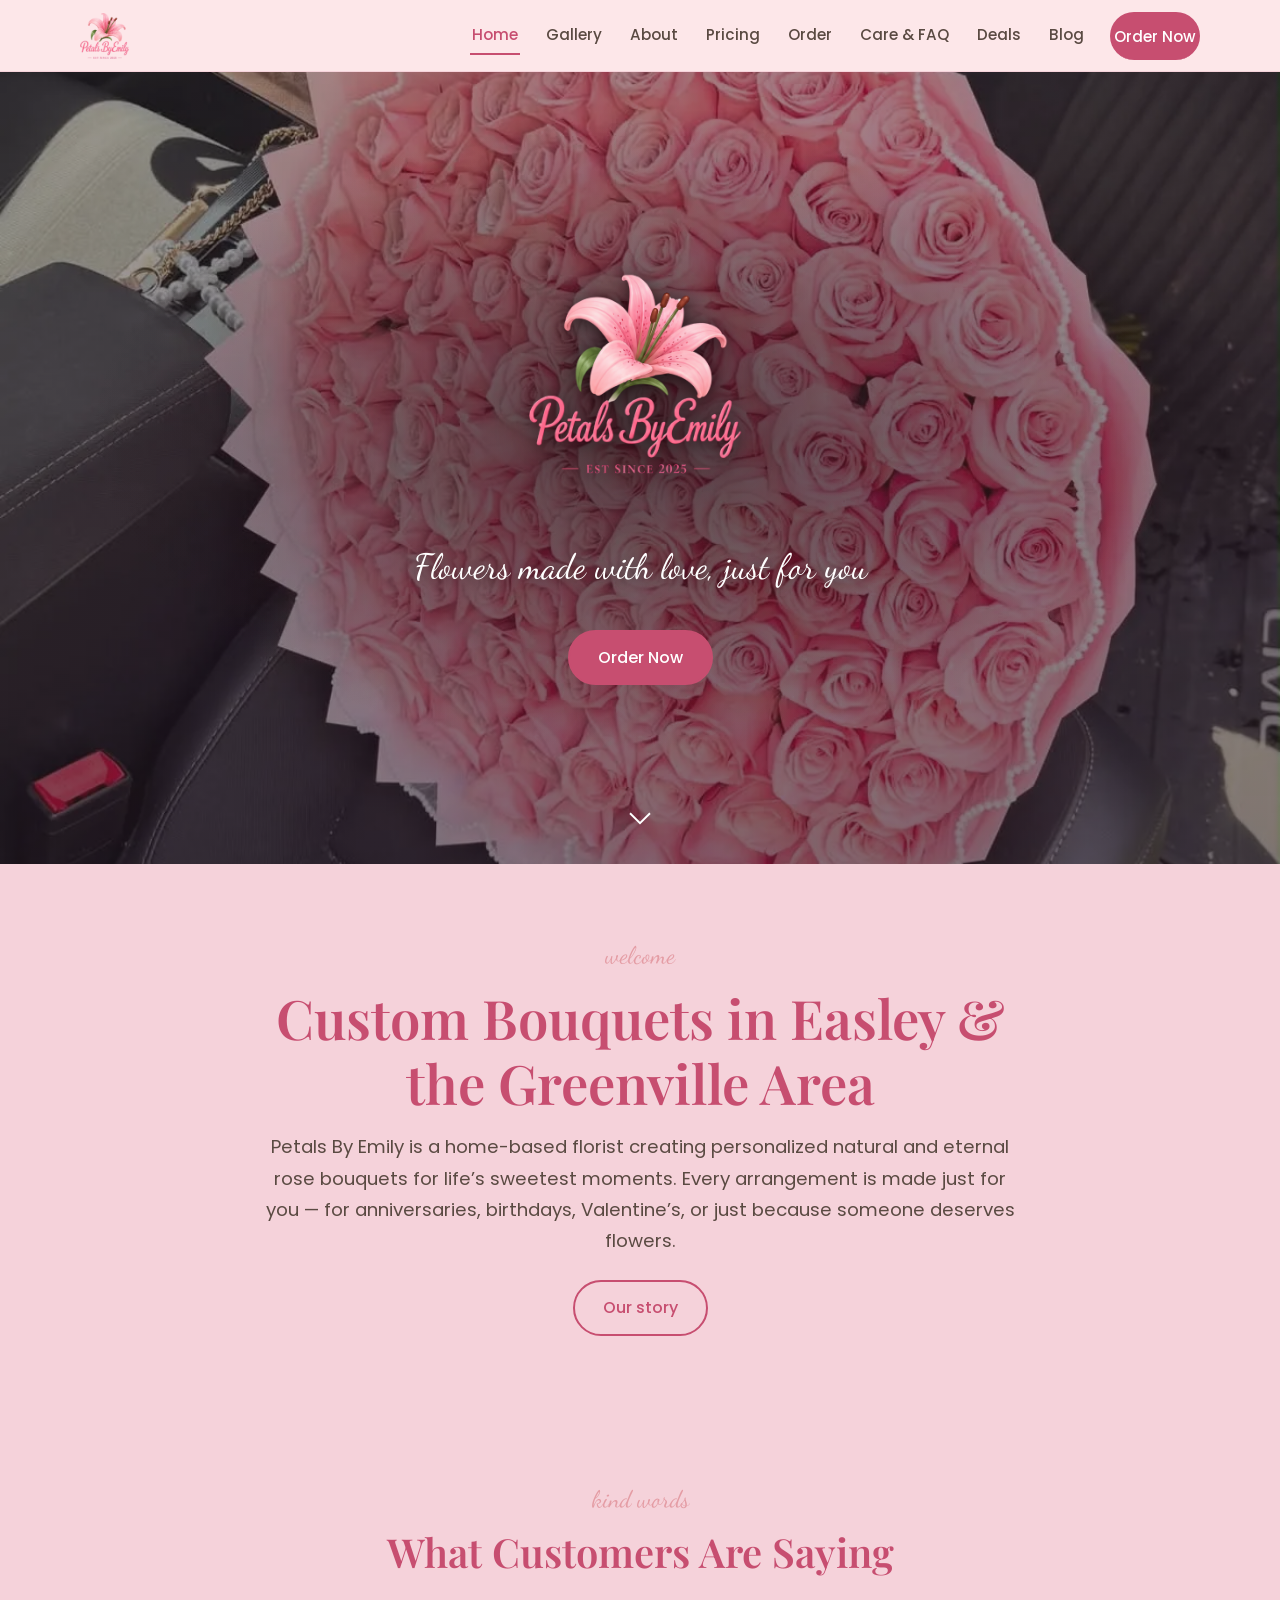
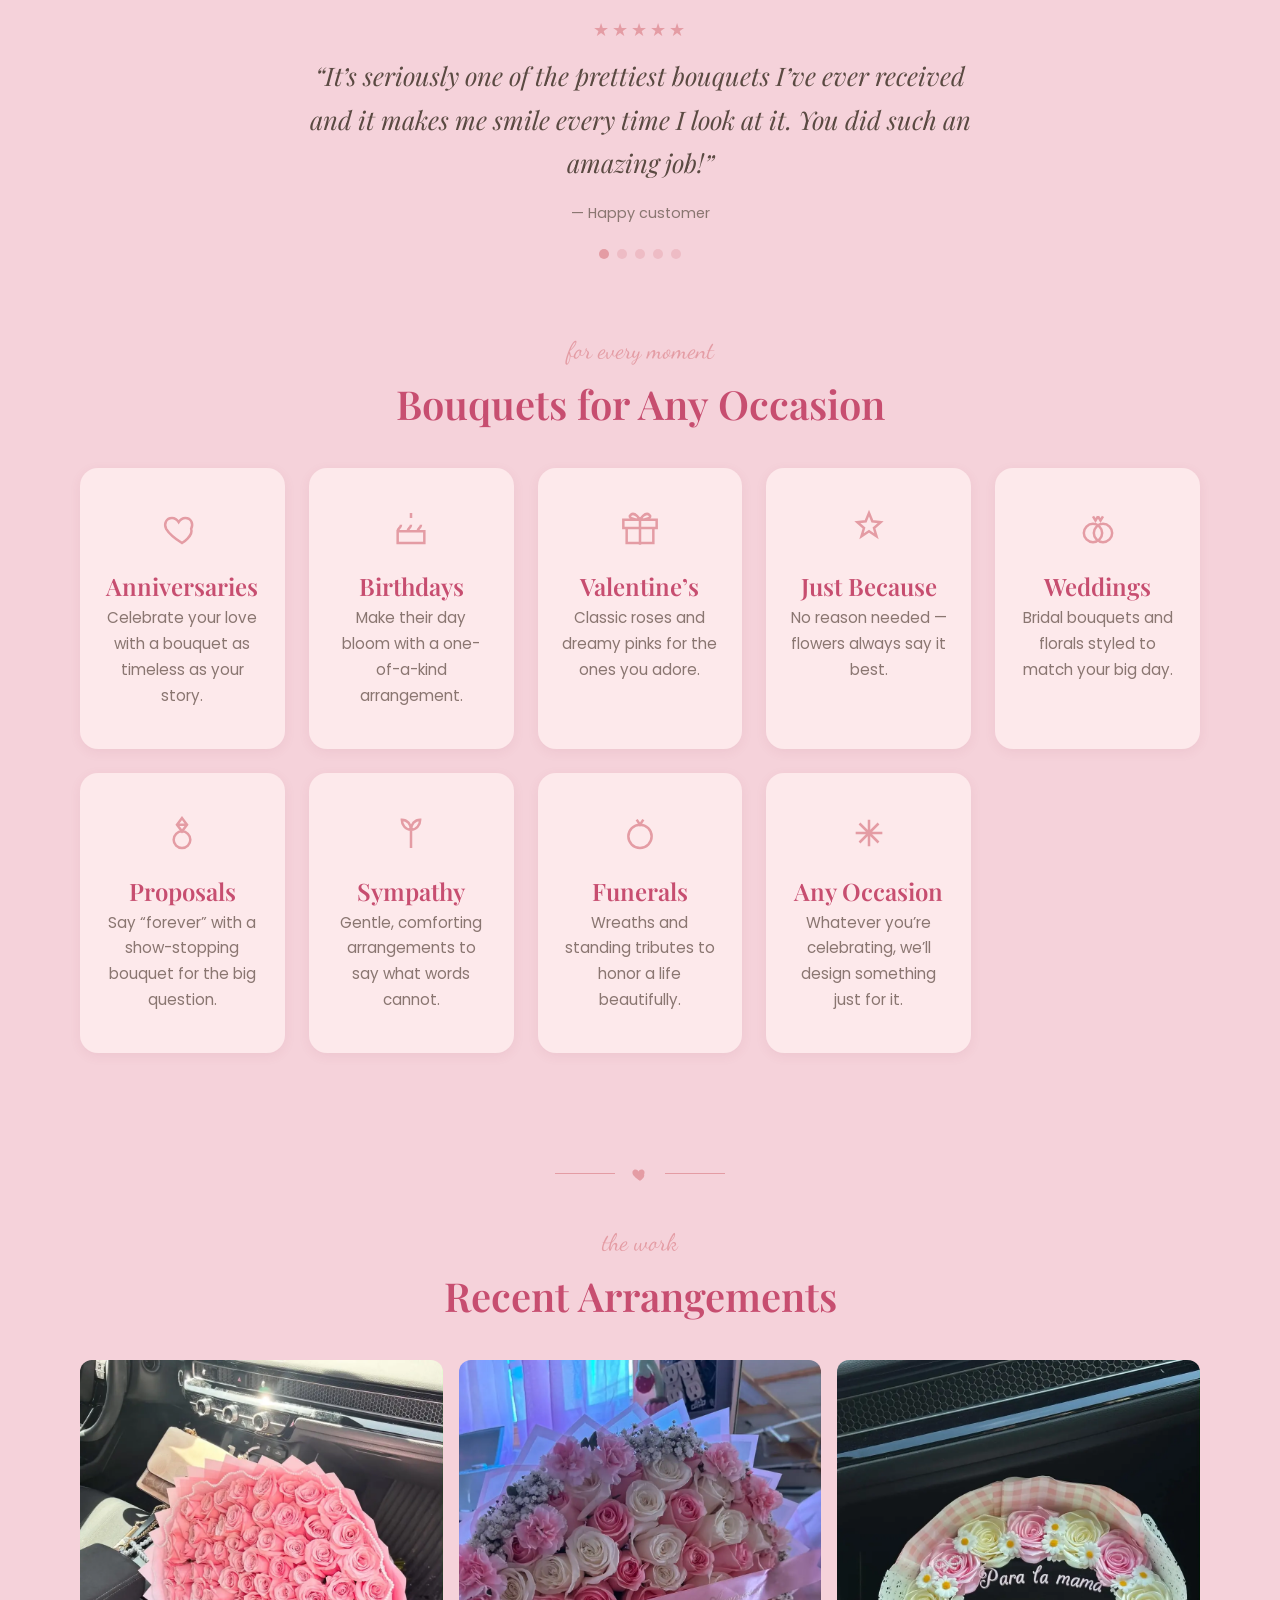
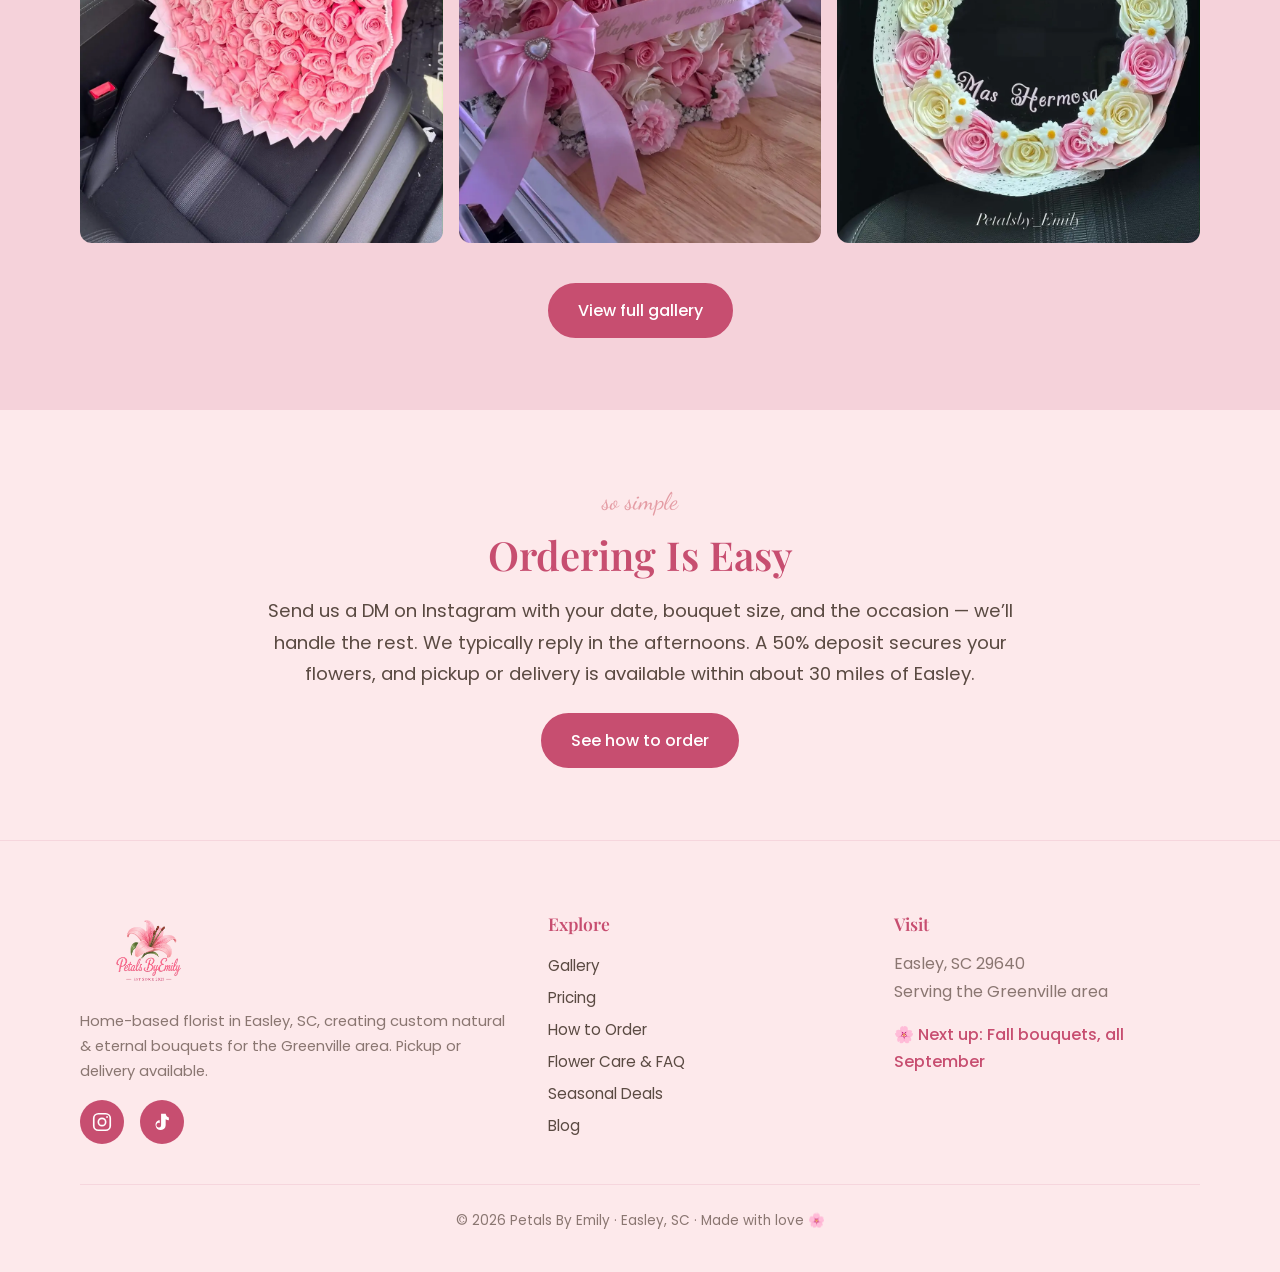
<file: index.html>
<!DOCTYPE html>
<html lang="en">
<head>
  <meta charset="UTF-8">
  <meta name="viewport" content="width=device-width, initial-scale=1.0">
  <title>Petals By Emily | Custom Bouquets &amp; Eternal Roses in Easley &amp; Greenville, SC</title>
  <meta name="description" content="Petals By Emily is a home-based florist in Easley, SC creating custom natural and eternal rose bouquets for every occasion. Pickup or delivery in the Greenville area. Order by Instagram DM.">
  <link rel="canonical" href="https://sebasnuta.github.io/petals-by-emily/">

  <!-- Open Graph / share preview -->
  <meta property="og:type" content="website">
  <meta property="og:title" content="Petals By Emily | Custom Bouquets &amp; Eternal Roses in Easley &amp; Greenville, SC">
  <meta property="og:description" content="Home-based florist in Easley, SC. Natural &amp; eternal rose bouquets, pickup or delivery in the Greenville area.">
  <meta property="og:image" content="https://sebasnuta.github.io/petals-by-emily/assets/img/og-card.png">
  <meta property="og:url" content="https://sebasnuta.github.io/petals-by-emily/">
  <meta name="twitter:card" content="summary_large_image">

  <!-- Favicons -->
  <link rel="icon" type="image/png" sizes="32x32" href="assets/img/favicon-32.png">
  <link rel="apple-touch-icon" href="assets/img/apple-touch-icon.png">

  <!-- Fonts -->
  <link rel="preconnect" href="https://fonts.googleapis.com">
  <link rel="preconnect" href="https://fonts.gstatic.com" crossorigin>
  <link href="https://fonts.googleapis.com/css2?family=Playfair+Display:ital,wght@0,500;0,600;1,500&family=Dancing+Script:wght@600;700&family=Poppins:wght@400;500;600&display=swap" rel="stylesheet">

  <link rel="stylesheet" href="css/style.css">

  <!-- Local business structured data -->
  <script type="application/ld+json">
  {
    "@context": "https://schema.org",
    "@type": "Florist",
    "name": "Petals By Emily",
    "image": "https://sebasnuta.github.io/petals-by-emily/assets/img/logo.png",
    "description": "Home-based florist offering custom natural and eternal rose bouquets in Easley, SC and the Greenville area.",
    "url": "https://sebasnuta.github.io/petals-by-emily/",
    "areaServed": [
      { "@type": "City", "name": "Easley, SC" },
      { "@type": "City", "name": "Greenville, SC" }
    ],
    "address": { "@type": "PostalAddress", "addressLocality": "Easley", "addressRegion": "SC", "postalCode": "29640", "addressCountry": "US" },
    "sameAs": [
      "https://www.instagram.com/petalsby_emily/",
      "https://www.tiktok.com/@petalsbyemilyy"
    ],
    "priceRange": "$$",
    "paymentAccepted": "Zelle, Cash App, Cash"
  }
  </script>
</head>
<body>

  <!-- ===== SEASONAL BANNER =====
       CURRENTLY OFF. Retired 2026-08-09 (Girlfriend's & Wife's Day had passed).
       To turn it back on: delete this comment's opening line above the
       <div> and the "END SEASONAL BANNER" line below it, then fill in
       EVENT NAME / DATE / DEADLINE.
  <div class="season-banner">
    <span>🌸 EVENT NAME is DATE &mdash; <a href="deals.html">pre-order by DEADLINE</a></span>
    <button class="banner-close" aria-label="Dismiss banner">&times;</button>
  </div>
  ===== END SEASONAL BANNER ===== -->

  <!-- ===== HEADER / NAV ===== -->
  <header class="site-header">
    <nav class="nav" aria-label="Main navigation">
      <a class="nav-logo" href="index.html"><img src="assets/img/logo-nav.png" alt="Petals By Emily home"></a>
      <div class="nav-links">
        <a href="index.html" class="active">Home</a>
        <a href="gallery.html">Gallery</a>
        <a href="about.html">About</a>
        <a href="pricing.html">Pricing</a>
        <a href="order.html">Order</a>
        <a href="care.html">Care &amp; FAQ</a>
        <a href="deals.html">Deals</a>
        <a href="blog.html">Blog</a>
        <a href="order.html" class="btn btn-bloom">Order Now</a>
      </div>
      <button class="nav-toggle" aria-label="Open menu"><span></span><span></span><span></span></button>
    </nav>
  </header>

  <!-- ===== MOBILE NAV OVERLAY ===== -->
  <div class="nav-overlay">
    <img src="assets/img/logo.png" alt="Petals By Emily">
    <a href="index.html">Home</a>
    <a href="gallery.html">Gallery</a>
    <a href="about.html">About</a>
    <a href="pricing.html">Pricing</a>
    <a href="order.html">Order</a>
    <a href="care.html">Care &amp; FAQ</a>
    <a href="deals.html">Deals</a>
    <a href="blog.html">Blog</a>
    <a href="order.html" class="btn">Order Now</a>
  </div>

  <main>
    <!-- ===== HERO ===== -->
    <section class="hero">
      <div class="hero-slides">
        <div class="hero-slide active" style="background-image:url('assets/img/hero/hero-01.webp')"></div>
        <div class="hero-slide" style="background-image:url('assets/img/hero/hero-02.webp')"></div>
        <div class="hero-slide" style="background-image:url('assets/img/hero/hero-03.webp')"></div>
      </div>
      <div class="hero-shade"></div>
      <div class="hero-content">
        <img src="assets/img/logo.png" alt="Petals By Emily">
        <p class="hero-tagline">Flowers made with love, just for you</p>
        <a href="order.html" class="btn btn-bloom">Order Now</a>
      </div>
      <div class="hero-arrow" aria-hidden="true">
        <svg viewBox="0 0 24 24" fill="none" stroke="currentColor" stroke-width="1.5"><path d="M4 9l8 8 8-8"/></svg>
      </div>
    </section>

    <!-- ===== INTRO ===== -->
    <section class="section">
      <div class="wrap-narrow center reveal">
        <span class="section-label">welcome</span>
        <h1>Custom Bouquets in Easley &amp; the Greenville Area</h1>
        <p class="lead mt-sm">Petals By Emily is a home-based florist creating personalized natural and eternal rose bouquets for life&rsquo;s sweetest moments. Every arrangement is made just for you &mdash; for anniversaries, birthdays, Valentine&rsquo;s, or just because someone deserves flowers.</p>
        <a href="about.html" class="btn btn-outline mt-md">Our story</a>
      </div>
    </section>

    <!-- ===== REVIEWS CAROUSEL ===== -->
    <section class="section reviews">
      <div class="wrap center reveal">
        <span class="section-label">kind words</span>
        <h2>What Customers Are Saying</h2>
        <div class="review-track mt-lg">
          <div class="review-slide active">
            <div class="stars" aria-hidden="true">★★★★★</div>
            <p class="quote">&ldquo;It&rsquo;s seriously one of the prettiest bouquets I&rsquo;ve ever received and it makes me smile every time I look at it. You did such an amazing job!&rdquo;</p>
            <p class="who">&mdash; Happy customer</p>
          </div>
          <div class="review-slide">
            <div class="stars" aria-hidden="true">★★★★★</div>
            <p class="quote">&ldquo;Heyyy thank you so much for the bouquet &mdash; she absolutely loved it!&rdquo;</p>
            <p class="who">&mdash; Happy customer</p>
          </div>
          <div class="review-slide">
            <div class="stars" aria-hidden="true">★★★★★</div>
            <p class="quote">&ldquo;Hey girly, I LOVED the flowers!&rdquo;</p>
            <p class="who">&mdash; Happy customer</p>
          </div>
          <div class="review-slide">
            <div class="stars" aria-hidden="true">★★★★★</div>
            <p class="quote">&ldquo;Oh my goodness it&rsquo;s soooo beautiful!!!&rdquo;</p>
            <p class="who">&mdash; Happy customer</p>
          </div>
          <div class="review-slide">
            <div class="stars" aria-hidden="true">★★★★★</div>
            <p class="quote">&ldquo;So beautiful.&rdquo;</p>
            <p class="who">&mdash; Happy customer</p>
          </div>
        </div>
        <div class="review-dots"></div>
      </div>
    </section>

    <!-- ===== OCCASIONS ===== -->
    <section class="section" style="padding-top:0">
      <div class="wrap">
        <div class="center reveal">
          <span class="section-label">for every moment</span>
          <h2>Bouquets for Any Occasion</h2>
        </div>
        <div class="occasions mt-lg">
          <div class="occasion-card reveal">
            <div class="icon"><svg viewBox="0 0 24 24" fill="none" stroke="currentColor" stroke-width="1.5"><path d="M12 21s-7-4.35-9.5-8.5C1 9.5 2.5 6 6 6c2 0 3.2 1.2 4 2.5C10.8 7.2 12 6 14 6c3.5 0 5 3.5 3.5 6.5C19 16.65 12 21 12 21z"/></svg></div>
            <h3>Anniversaries</h3>
            <p>Celebrate your love with a bouquet as timeless as your story.</p>
          </div>
          <div class="occasion-card reveal">
            <div class="icon"><svg viewBox="0 0 24 24" fill="none" stroke="currentColor" stroke-width="1.5"><path d="M4 21h16v-7H4v7zM4 14c0-2 2-2 2-4M10 14c0-2 2-2 2-4M16 14c0-2 2-2 2-4M12 6V3"/></svg></div>
            <h3>Birthdays</h3>
            <p>Make their day bloom with a one-of-a-kind arrangement.</p>
          </div>
          <div class="occasion-card reveal">
            <div class="icon"><svg viewBox="0 0 24 24" fill="none" stroke="currentColor" stroke-width="1.5"><path d="M20 12v9H4v-9M2 7h20v5H2zM12 22V7M12 7S9 2 6.5 4 9 7 12 7zM12 7s3-5 5.5-3S15 7 12 7z"/></svg></div>
            <h3>Valentine&rsquo;s</h3>
            <p>Classic roses and dreamy pinks for the ones you adore.</p>
          </div>
          <div class="occasion-card reveal occasion-extra">
            <div class="icon"><svg viewBox="0 0 24 24" fill="none" stroke="currentColor" stroke-width="1.5"><path d="M12 3l2 5 5 .5-4 3.5 1.5 5-4.5-3-4.5 3 1.5-5-4-3.5 5-.5z"/></svg></div>
            <h3>Just Because</h3>
            <p>No reason needed &mdash; flowers always say it best.</p>
          </div>
          <div class="occasion-card reveal occasion-extra">
            <div class="icon"><svg viewBox="0 0 24 24" fill="none" stroke="currentColor" stroke-width="1.5"><circle cx="9" cy="15" r="5.5"/><circle cx="15" cy="15" r="5.5"/><path d="M9 5l1.5 2.5L12 5M12 5l1.5 2.5L15 5"/></svg></div>
            <h3>Weddings</h3>
            <p>Bridal bouquets and florals styled to match your big day.</p>
          </div>
          <div class="occasion-card reveal occasion-extra">
            <div class="icon"><svg viewBox="0 0 24 24" fill="none" stroke="currentColor" stroke-width="1.5"><path d="M12 3l-3 4 3 4 3-4-3-4zM9 7h6"/><circle cx="12" cy="16" r="5"/></svg></div>
            <h3>Proposals</h3>
            <p>Say &ldquo;forever&rdquo; with a show-stopping bouquet for the big question.</p>
          </div>
          <div class="occasion-card reveal">
            <div class="icon"><svg viewBox="0 0 24 24" fill="none" stroke="currentColor" stroke-width="1.5"><path d="M12 21V10M12 10c0-3.3-2.2-6-5.5-6C6.5 7.3 8.7 10 12 10zM12 10c0-3.3 2.2-6 5.5-6C17.5 7.3 15.3 10 12 10z"/></svg></div>
            <h3>Sympathy</h3>
            <p>Gentle, comforting arrangements to say what words cannot.</p>
          </div>
          <div class="occasion-card reveal occasion-extra">
            <div class="icon"><svg viewBox="0 0 24 24" fill="none" stroke="currentColor" stroke-width="1.5"><circle cx="12" cy="14" r="7"/><path d="M10 4l2 3 2-3"/></svg></div>
            <h3>Funerals</h3>
            <p>Wreaths and standing tributes to honor a life beautifully.</p>
          </div>
          <div class="occasion-card reveal occasion-extra">
            <div class="icon"><svg viewBox="0 0 24 24" fill="none" stroke="currentColor" stroke-width="1.5"><path d="M12 4v16M4 12h16M6.3 6.3l11.4 11.4M17.7 6.3L6.3 17.7"/></svg></div>
            <h3>Any Occasion</h3>
            <p>Whatever you&rsquo;re celebrating, we&rsquo;ll design something just for it.</p>
          </div>
        </div>
      </div>
    </section>

    <div class="divider" aria-hidden="true"><svg viewBox="0 0 24 24" fill="currentColor"><path d="M12 21s-7-4.35-9.5-8.5C1 9.5 2.5 6 6 6c2 0 3.2 1.2 4 2.5C10.8 7.2 12 6 14 6c3.5 0 5 3.5 3.5 6.5C19 16.65 12 21 12 21z"/></svg></div>

    <!-- ===== FEATURED WORK ===== -->
    <section class="section" style="padding-top:0">
      <div class="wrap">
        <div class="center reveal">
          <span class="section-label">the work</span>
          <h2>Recent Arrangements</h2>
        </div>
        <div class="featured-grid mt-lg reveal">
          <a href="gallery.html"><img src="assets/img/gallery/natural/natural-05.webp" alt="Pink rose dome bouquet by Petals By Emily, Easley SC" loading="lazy"></a>
          <a href="gallery.html"><img src="assets/img/gallery/natural/natural-14.webp" alt="Pink rose heart arrangement with butterflies, Greenville area florist" loading="lazy"></a>
          <a href="gallery.html"><img src="assets/img/gallery/eternal/eternal-02.webp" alt="Eternal pink rose bouquet by Petals By Emily" loading="lazy"></a>
          <a href="gallery.html" class="featured-extra"><img src="assets/img/gallery/natural/natural-15.webp" alt="Pink and cream rose bouquet with ribbon by Petals By Emily, Easley SC" loading="lazy"></a>
        </div>
        <div class="center mt-lg">
          <a href="gallery.html" class="btn">View full gallery</a>
        </div>
      </div>
    </section>

    <!-- ===== HOW TO ORDER TEASER ===== -->
    <section class="section reviews" style="background:var(--surface)">
      <div class="wrap-narrow center reveal">
        <span class="section-label">so simple</span>
        <h2>Ordering Is Easy</h2>
        <p class="lead mt-sm">Send us a DM on Instagram with your date, bouquet size, and the occasion &mdash; we&rsquo;ll handle the rest. We typically reply in the afternoons. A 50% deposit secures your flowers, and pickup or delivery is available within about 30 miles of Easley.</p>
        <a href="order.html" class="btn mt-md">See how to order</a>
      </div>
    </section>

  </main>

  <!-- ===== FOOTER ===== -->
  <footer class="site-footer">
    <div class="wrap">
      <div class="footer-grid">
        <div class="footer-brand">
          <img src="assets/img/logo.png" alt="Petals By Emily">
          <p>Home-based florist in Easley, SC, creating custom natural &amp; eternal bouquets for the Greenville area. Pickup or delivery available.</p>
          <div class="footer-socials">
            <a href="https://www.instagram.com/petalsby_emily/" target="_blank" rel="noopener" aria-label="Instagram">
              <svg viewBox="0 0 24 24" fill="none" stroke="currentColor" stroke-width="1.8"><rect x="3" y="3" width="18" height="18" rx="5"/><circle cx="12" cy="12" r="4"/><circle cx="17.5" cy="6.5" r="1" fill="currentColor" stroke="none"/></svg>
            </a>
            <a href="https://www.tiktok.com/@petalsbyemilyy" target="_blank" rel="noopener" aria-label="TikTok">
              <svg viewBox="0 0 24 24" fill="currentColor"><path d="M16 3c.3 2 1.6 3.6 3.5 4v3c-1.3 0-2.5-.4-3.5-1v6.5A5.5 5.5 0 118.5 10c.3 0 .7 0 1 .1v3.1a2.5 2.5 0 101.5 2.3V3H16z"/></svg>
            </a>
          </div>
        </div>
        <div class="footer-col">
          <h4>Explore</h4>
          <a href="gallery.html">Gallery</a>
          <a href="pricing.html">Pricing</a>
          <a href="order.html">How to Order</a>
          <a href="care.html">Flower Care &amp; FAQ</a>
          <a href="deals.html">Seasonal Deals</a>
          <a href="blog.html">Blog</a>
        </div>
        <div class="footer-col">
          <h4>Visit</h4>
          <p class="muted">Easley, SC 29640<br>Serving the Greenville area</p>
          <p class="footer-season mt-sm">🌸 Next up: Fall bouquets, all September</p>
        </div>
      </div>
      <div class="footer-bottom">
        <p>&copy; <span data-year>2026</span> Petals By Emily &middot; Easley, SC &middot; Made with love 🌸</p>
      </div>
    </div>
  </footer>

  <!-- ===== STICKY MOBILE CTA ===== -->
  <div class="mobile-cta">
    <a href="order.html" class="btn">Order Now</a>
  </div>

  <!-- ===== BACK TO TOP ===== -->
  <button class="to-top" aria-label="Back to top">
    <svg viewBox="0 0 24 24" fill="none" stroke="currentColor" stroke-width="2"><path d="M18 15l-6-6-6 6"/></svg>
  </button>

  <script src="js/main.js"></script>
</body>
</html>
</file>
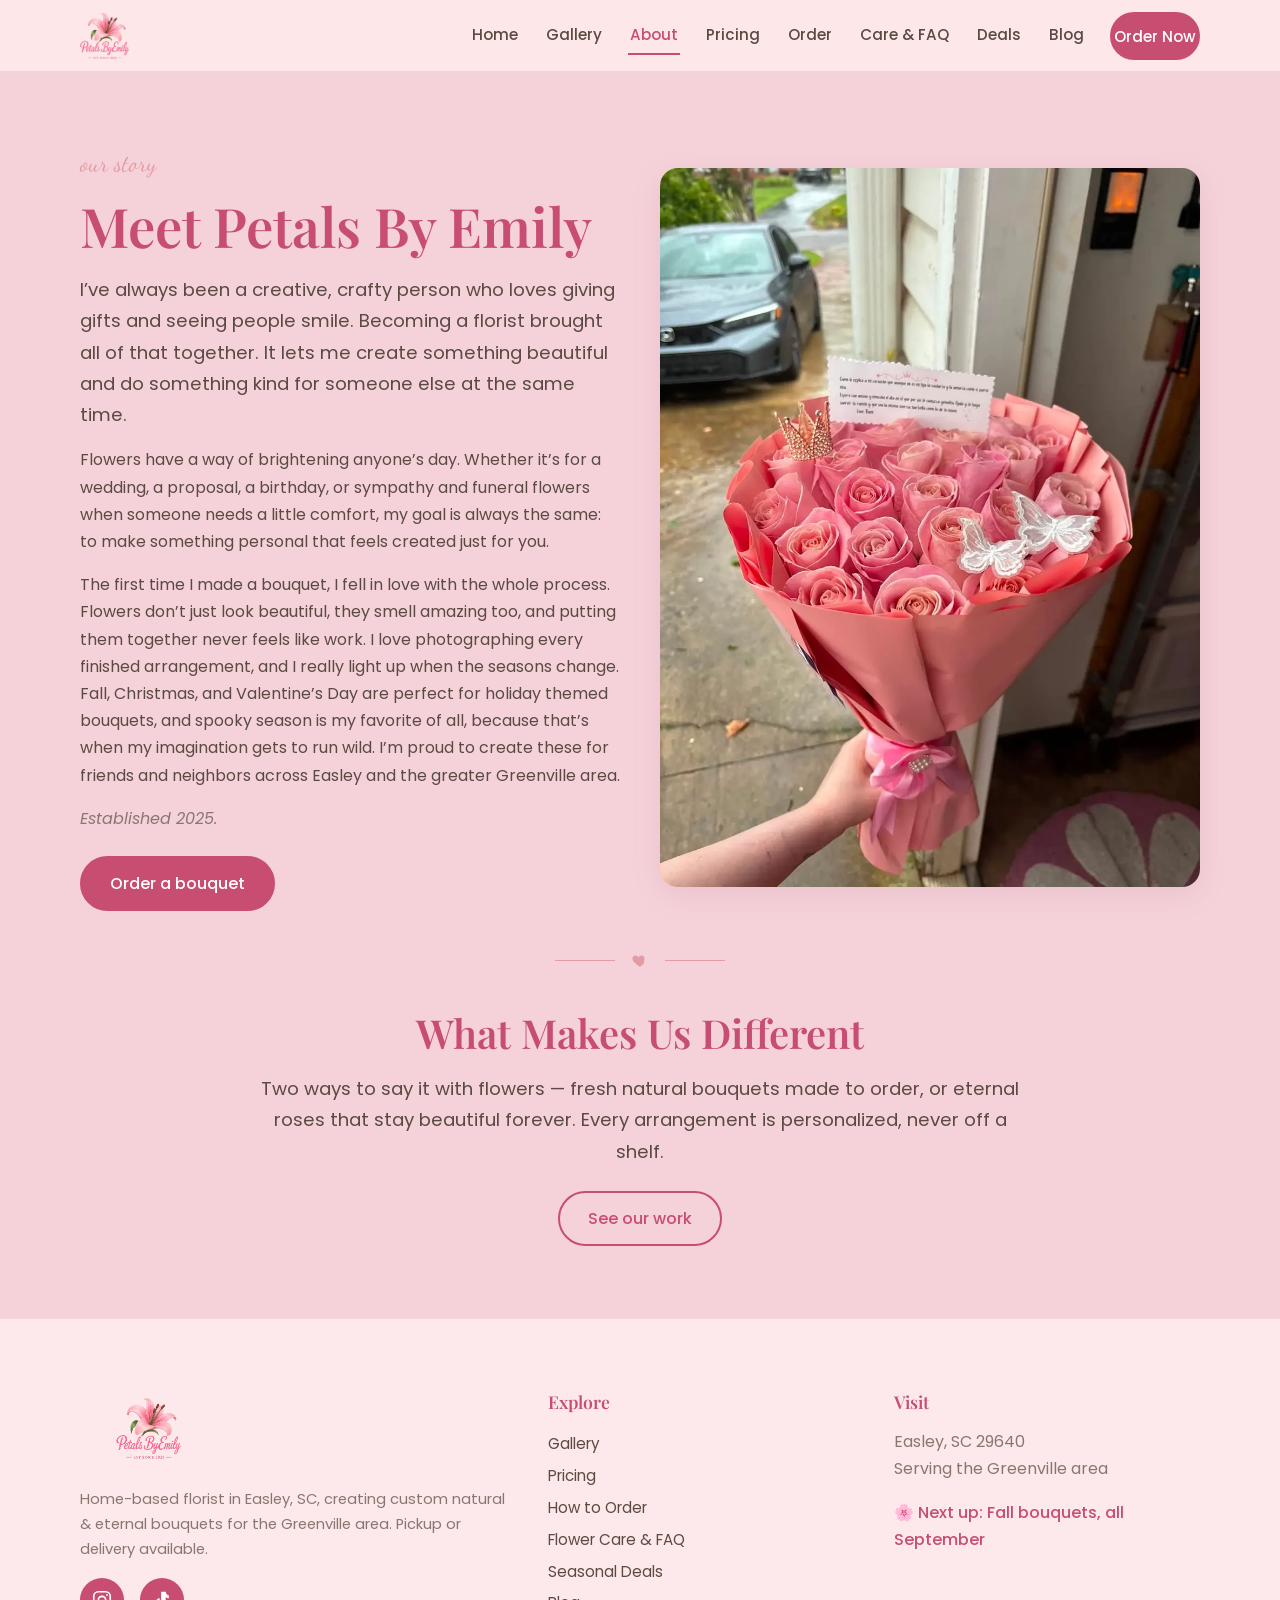
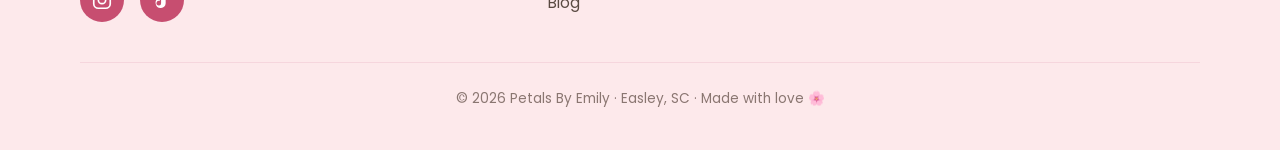
<file: about.html>
<!DOCTYPE html>
<html lang="en">
<head>
  <meta charset="UTF-8">
  <meta name="viewport" content="width=device-width, initial-scale=1.0">
  <title>About | Petals By Emily &mdash; Home-Based Florist in Easley, SC</title>
  <meta name="description" content="Meet Petals By Emily, a home-based florist in Easley, SC creating custom natural and eternal rose bouquets for the Greenville area since 2025.">
  <link rel="canonical" href="https://sebasnuta.github.io/petals-by-emily/about.html">
  <meta property="og:title" content="About | Petals By Emily &mdash; Home-Based Florist in Easley, SC">
  <meta property="og:description" content="Meet Petals By Emily, a home-based florist in Easley, SC creating custom natural and eternal rose bouquets for the Greenville area since 2025.">
  <meta property="og:image" content="https://sebasnuta.github.io/petals-by-emily/assets/img/og-card.png">
  <meta property="og:url" content="https://sebasnuta.github.io/petals-by-emily/about.html">
  <meta name="twitter:card" content="summary_large_image">
  <link rel="icon" type="image/png" sizes="32x32" href="assets/img/favicon-32.png">
  <link rel="apple-touch-icon" href="assets/img/apple-touch-icon.png">
  <link rel="preconnect" href="https://fonts.googleapis.com">
  <link rel="preconnect" href="https://fonts.gstatic.com" crossorigin>
  <link href="https://fonts.googleapis.com/css2?family=Playfair+Display:ital,wght@0,500;0,600;1,500&family=Dancing+Script:wght@600;700&family=Poppins:wght@400;500;600&display=swap" rel="stylesheet">
  <link rel="stylesheet" href="css/style.css">
</head>
<body>
  <header class="site-header">
    <nav class="nav" aria-label="Main navigation">
      <a class="nav-logo" href="index.html"><img src="assets/img/logo-nav.png" alt="Petals By Emily home"></a>
      <div class="nav-links">
        <a href="index.html">Home</a>
        <a href="gallery.html">Gallery</a>
        <a href="about.html" class="active">About</a>
        <a href="pricing.html">Pricing</a>
        <a href="order.html">Order</a>
        <a href="care.html">Care &amp; FAQ</a>
        <a href="deals.html">Deals</a>
        <a href="blog.html">Blog</a>
        <a href="order.html" class="btn btn-bloom">Order Now</a>
      </div>
      <button class="nav-toggle" aria-label="Open menu"><span></span><span></span><span></span></button>
    </nav>
  </header>

  <div class="nav-overlay">
    <img src="assets/img/logo.png" alt="Petals By Emily">
    <a href="index.html">Home</a>
    <a href="gallery.html">Gallery</a>
    <a href="about.html">About</a>
    <a href="pricing.html">Pricing</a>
    <a href="order.html">Order</a>
    <a href="care.html">Care &amp; FAQ</a>
    <a href="deals.html">Deals</a>
    <a href="blog.html">Blog</a>
    <a href="order.html" class="btn">Order Now</a>
  </div>

  <main>
    <section class="section" style="margin-top:var(--nav-h)">
      <div class="wrap">
        <div class="about-split">
          <div class="reveal">
            <span class="section-label">our story</span>
            <h1>Meet Petals By Emily</h1>
            <p class="lead mt-sm">I&rsquo;ve always been a creative, crafty person who loves giving gifts and seeing people smile. Becoming a florist brought all of that together. It lets me create something beautiful and do something kind for someone else at the same time.</p>
            <p class="mt-sm">Flowers have a way of brightening anyone&rsquo;s day. Whether it&rsquo;s for a wedding, a proposal, a birthday, or sympathy and funeral flowers when someone needs a little comfort, my goal is always the same: to make something personal that feels created just for you.</p>
            <p class="mt-sm">The first time I made a bouquet, I fell in love with the whole process. Flowers don&rsquo;t just look beautiful, they smell amazing too, and putting them together never feels like work. I love photographing every finished arrangement, and I really light up when the seasons change. Fall, Christmas, and Valentine&rsquo;s Day are perfect for holiday themed bouquets, and spooky season is my favorite of all, because that&rsquo;s when my imagination gets to run wild. I&rsquo;m proud to create these for friends and neighbors across Easley and the greater Greenville area.</p>
            <p class="muted mt-sm"><em>Established 2025.</em></p>
            <a href="order.html" class="btn mt-md">Order a bouquet</a>
          </div>
          <div class="reveal">
            <!-- PLACEHOLDER: swap for Emily's portrait when available; using a signature bouquet for now -->
            <img src="assets/img/gallery/natural/natural-15.webp" alt="Signature pink and cream rose bouquet by Petals By Emily, Easley SC" loading="lazy">
          </div>
        </div>

        <div class="divider" aria-hidden="true"><svg viewBox="0 0 24 24" fill="currentColor"><path d="M12 21s-7-4.35-9.5-8.5C1 9.5 2.5 6 6 6c2 0 3.2 1.2 4 2.5C10.8 7.2 12 6 14 6c3.5 0 5 3.5 3.5 6.5C19 16.65 12 21 12 21z"/></svg></div>

        <div class="wrap-narrow center reveal">
          <h2>What Makes Us Different</h2>
          <p class="lead mt-sm">Two ways to say it with flowers &mdash; fresh natural bouquets made to order, or eternal roses that stay beautiful forever. Every arrangement is personalized, never off a shelf.</p>
          <a href="gallery.html" class="btn btn-outline mt-md">See our work</a>
        </div>
      </div>
    </section>

  </main>

  <footer class="site-footer">
    <div class="wrap">
      <div class="footer-grid">
        <div class="footer-brand">
          <img src="assets/img/logo.png" alt="Petals By Emily">
          <p>Home-based florist in Easley, SC, creating custom natural &amp; eternal bouquets for the Greenville area. Pickup or delivery available.</p>
          <div class="footer-socials">
            <a href="https://www.instagram.com/petalsby_emily/" target="_blank" rel="noopener" aria-label="Instagram"><svg viewBox="0 0 24 24" fill="none" stroke="currentColor" stroke-width="1.8"><rect x="3" y="3" width="18" height="18" rx="5"/><circle cx="12" cy="12" r="4"/><circle cx="17.5" cy="6.5" r="1" fill="currentColor" stroke="none"/></svg></a>
            <a href="https://www.tiktok.com/@petalsbyemilyy" target="_blank" rel="noopener" aria-label="TikTok"><svg viewBox="0 0 24 24" fill="currentColor"><path d="M16 3c.3 2 1.6 3.6 3.5 4v3c-1.3 0-2.5-.4-3.5-1v6.5A5.5 5.5 0 118.5 10c.3 0 .7 0 1 .1v3.1a2.5 2.5 0 101.5 2.3V3H16z"/></svg></a>
          </div>
        </div>
        <div class="footer-col">
          <h4>Explore</h4>
          <a href="gallery.html">Gallery</a>
          <a href="pricing.html">Pricing</a>
          <a href="order.html">How to Order</a>
          <a href="care.html">Flower Care &amp; FAQ</a>
          <a href="deals.html">Seasonal Deals</a>
          <a href="blog.html">Blog</a>
        </div>
        <div class="footer-col">
          <h4>Visit</h4>
          <p class="muted">Easley, SC 29640<br>Serving the Greenville area</p>
          <p class="footer-season mt-sm">🌸 Next up: Fall bouquets, all September</p>
        </div>
      </div>
      <div class="footer-bottom">
        <p>&copy; <span data-year>2026</span> Petals By Emily &middot; Easley, SC &middot; Made with love 🌸</p>
      </div>
    </div>
  </footer>

  <div class="mobile-cta"><a href="order.html" class="btn">Order Now</a></div>
  <button class="to-top" aria-label="Back to top"><svg viewBox="0 0 24 24" fill="none" stroke="currentColor" stroke-width="2"><path d="M18 15l-6-6-6 6"/></svg></button>
  <script src="js/main.js"></script>
</body>
</html>
</file>
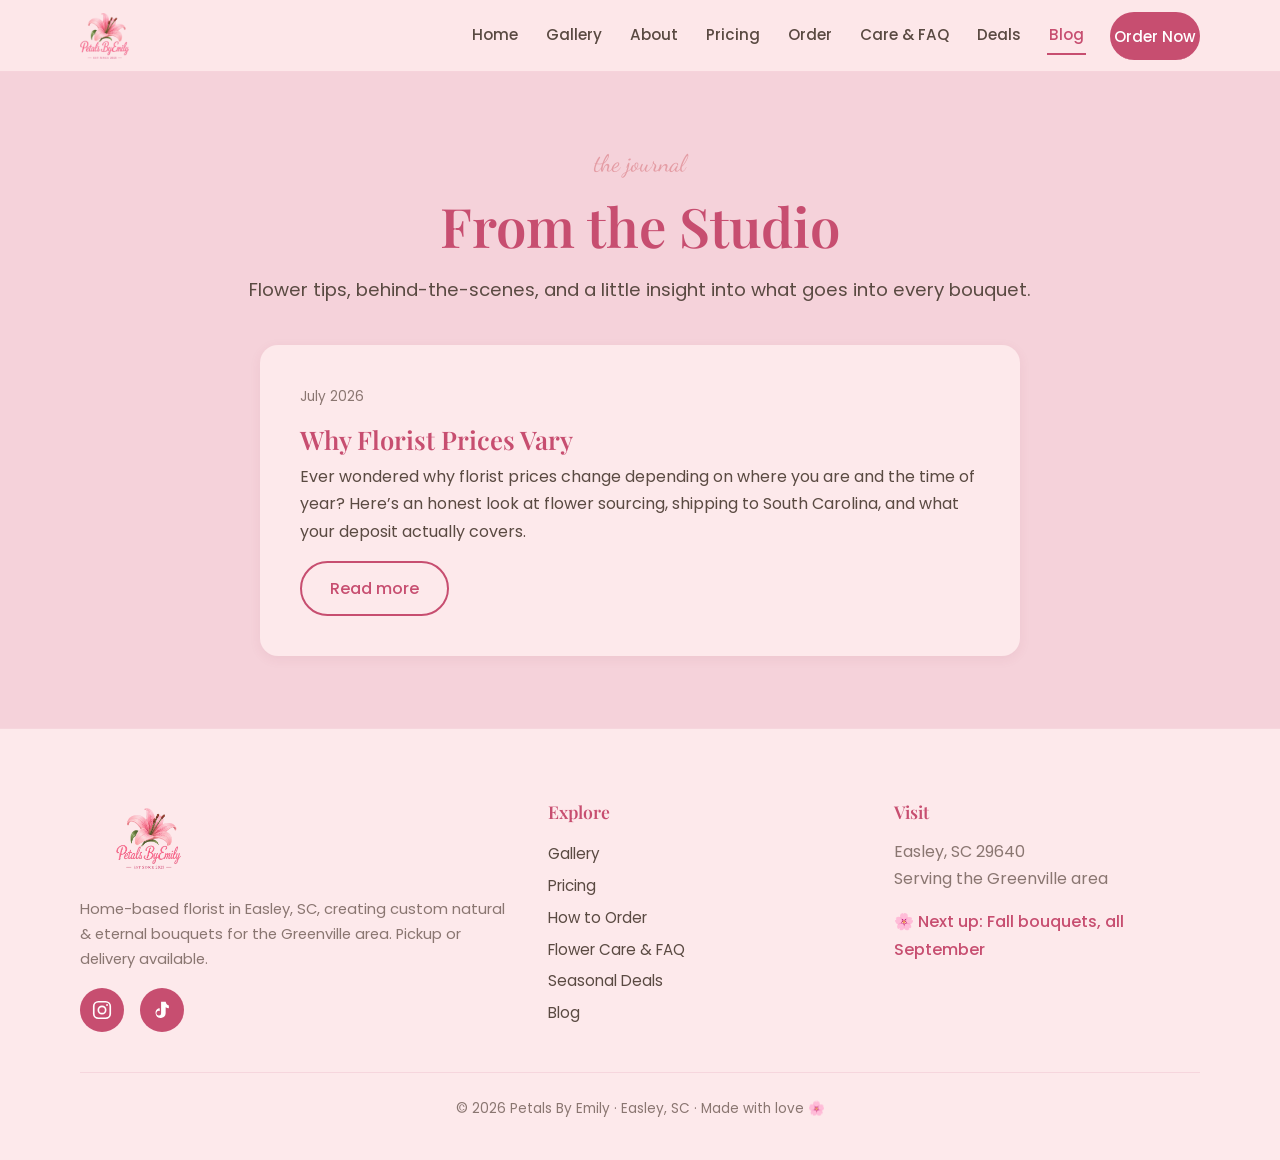
<file: blog.html>
<!DOCTYPE html>
<html lang="en">
<head>
  <meta charset="UTF-8">
  <meta name="viewport" content="width=device-width, initial-scale=1.0">
  <title>Blog | Petals By Emily &mdash; Florist in Easley &amp; Greenville, SC</title>
  <meta name="description" content="Stories and flower tips from Petals By Emily, a home-based florist in Easley, SC serving the Greenville area.">
  <link rel="canonical" href="https://sebasnuta.github.io/petals-by-emily/blog.html">
  <meta property="og:title" content="Blog | Petals By Emily &mdash; Florist in Easley &amp; Greenville, SC">
  <meta property="og:description" content="Stories and flower tips from Petals By Emily, a home-based florist in Easley, SC serving the Greenville area.">
  <meta property="og:image" content="https://sebasnuta.github.io/petals-by-emily/assets/img/og-card.png">
  <meta property="og:url" content="https://sebasnuta.github.io/petals-by-emily/blog.html">
  <meta name="twitter:card" content="summary_large_image">
  <link rel="icon" type="image/png" sizes="32x32" href="assets/img/favicon-32.png">
  <link rel="apple-touch-icon" href="assets/img/apple-touch-icon.png">
  <link rel="preconnect" href="https://fonts.googleapis.com">
  <link rel="preconnect" href="https://fonts.gstatic.com" crossorigin>
  <link href="https://fonts.googleapis.com/css2?family=Playfair+Display:ital,wght@0,500;0,600;1,500&family=Dancing+Script:wght@600;700&family=Poppins:wght@400;500;600&display=swap" rel="stylesheet">
  <link rel="stylesheet" href="css/style.css">
</head>
<body>
  <header class="site-header">
    <nav class="nav" aria-label="Main navigation">
      <a class="nav-logo" href="index.html"><img src="assets/img/logo-nav.png" alt="Petals By Emily home"></a>
      <div class="nav-links">
        <a href="index.html">Home</a>
        <a href="gallery.html">Gallery</a>
        <a href="about.html">About</a>
        <a href="pricing.html">Pricing</a>
        <a href="order.html">Order</a>
        <a href="care.html">Care &amp; FAQ</a>
        <a href="deals.html">Deals</a>
        <a href="blog.html" class="active">Blog</a>
        <a href="order.html" class="btn btn-bloom">Order Now</a>
      </div>
      <button class="nav-toggle" aria-label="Open menu"><span></span><span></span><span></span></button>
    </nav>
  </header>

  <div class="nav-overlay">
    <img src="assets/img/logo.png" alt="Petals By Emily">
    <a href="index.html">Home</a>
    <a href="gallery.html">Gallery</a>
    <a href="about.html">About</a>
    <a href="pricing.html">Pricing</a>
    <a href="order.html">Order</a>
    <a href="care.html">Care &amp; FAQ</a>
    <a href="deals.html">Deals</a>
    <a href="blog.html">Blog</a>
    <a href="order.html" class="btn">Order Now</a>
  </div>

  <main>
    <section class="section" style="margin-top:var(--nav-h)">
      <div class="wrap">
        <div class="center reveal">
          <span class="section-label">the journal</span>
          <h1>From the Studio</h1>
          <p class="lead mt-sm">Flower tips, behind-the-scenes, and a little insight into what goes into every bouquet.</p>
        </div>

        <div class="blog-list mt-lg reveal">
          <article class="blog-card">
            <p class="date">July 2026</p>
            <h2><a href="blog/why-florist-prices-vary.html">Why Florist Prices Vary</a></h2>
            <p>Ever wondered why florist prices change depending on where you are and the time of year? Here&rsquo;s an honest look at flower sourcing, shipping to South Carolina, and what your deposit actually covers.</p>
            <a href="blog/why-florist-prices-vary.html" class="btn btn-outline">Read more</a>
          </article>
        </div>
      </div>
    </section>

  </main>

  <footer class="site-footer">
    <div class="wrap">
      <div class="footer-grid">
        <div class="footer-brand">
          <img src="assets/img/logo.png" alt="Petals By Emily">
          <p>Home-based florist in Easley, SC, creating custom natural &amp; eternal bouquets for the Greenville area. Pickup or delivery available.</p>
          <div class="footer-socials">
            <a href="https://www.instagram.com/petalsby_emily/" target="_blank" rel="noopener" aria-label="Instagram"><svg viewBox="0 0 24 24" fill="none" stroke="currentColor" stroke-width="1.8"><rect x="3" y="3" width="18" height="18" rx="5"/><circle cx="12" cy="12" r="4"/><circle cx="17.5" cy="6.5" r="1" fill="currentColor" stroke="none"/></svg></a>
            <a href="https://www.tiktok.com/@petalsbyemilyy" target="_blank" rel="noopener" aria-label="TikTok"><svg viewBox="0 0 24 24" fill="currentColor"><path d="M16 3c.3 2 1.6 3.6 3.5 4v3c-1.3 0-2.5-.4-3.5-1v6.5A5.5 5.5 0 118.5 10c.3 0 .7 0 1 .1v3.1a2.5 2.5 0 101.5 2.3V3H16z"/></svg></a>
          </div>
        </div>
        <div class="footer-col">
          <h4>Explore</h4>
          <a href="gallery.html">Gallery</a>
          <a href="pricing.html">Pricing</a>
          <a href="order.html">How to Order</a>
          <a href="care.html">Flower Care &amp; FAQ</a>
          <a href="deals.html">Seasonal Deals</a>
          <a href="blog.html">Blog</a>
        </div>
        <div class="footer-col">
          <h4>Visit</h4>
          <p class="muted">Easley, SC 29640<br>Serving the Greenville area</p>
          <p class="footer-season mt-sm">🌸 Next up: Fall bouquets, all September</p>
        </div>
      </div>
      <div class="footer-bottom">
        <p>&copy; <span data-year>2026</span> Petals By Emily &middot; Easley, SC &middot; Made with love 🌸</p>
      </div>
    </div>
  </footer>

  <div class="mobile-cta"><a href="order.html" class="btn">Order Now</a></div>
  <button class="to-top" aria-label="Back to top"><svg viewBox="0 0 24 24" fill="none" stroke="currentColor" stroke-width="2"><path d="M18 15l-6-6-6 6"/></svg></button>
  <script src="js/main.js"></script>
</body>
</html>
</file>
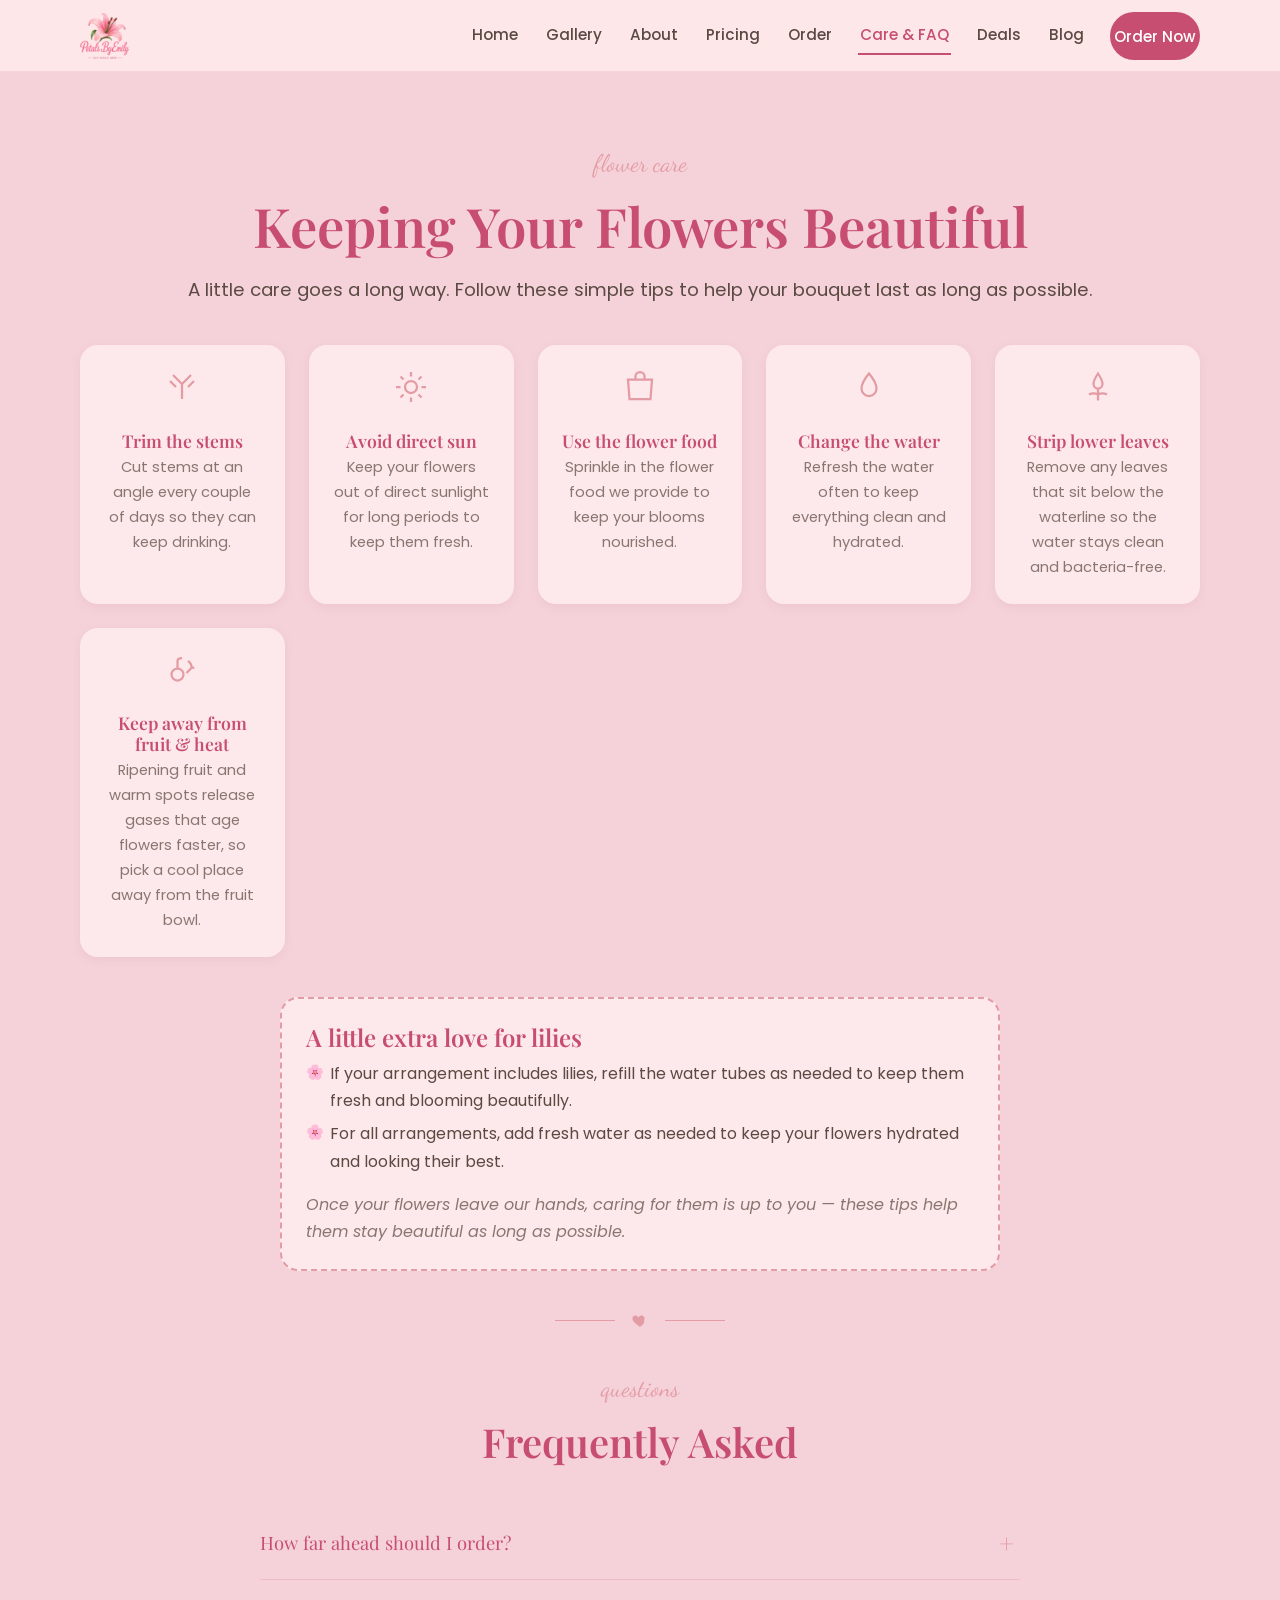
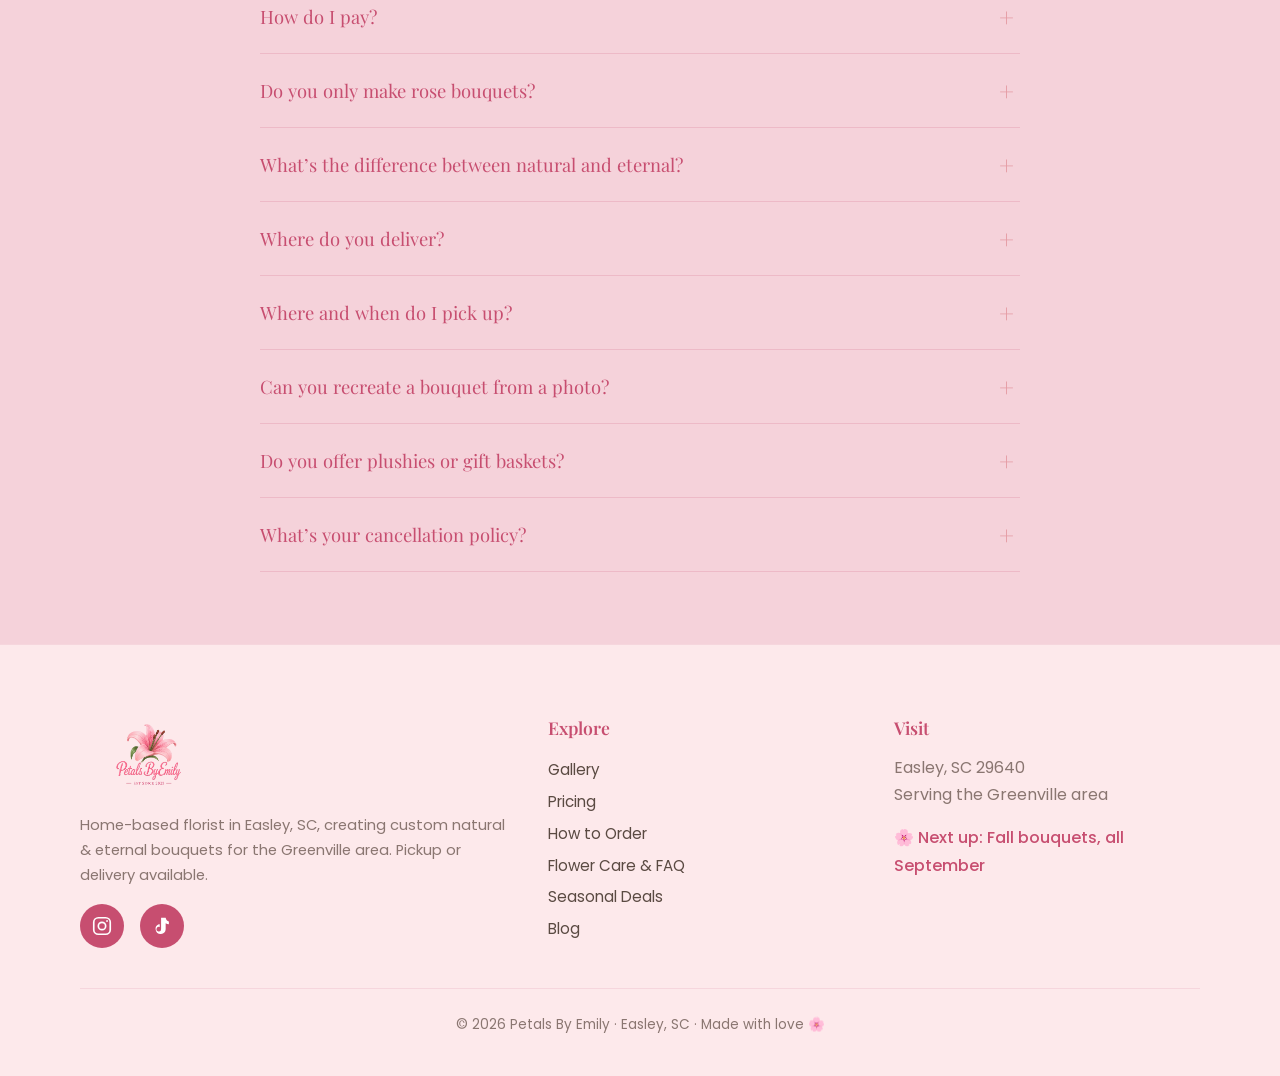
<file: care.html>
<!DOCTYPE html>
<html lang="en">
<head>
  <meta charset="UTF-8">
  <meta name="viewport" content="width=device-width, initial-scale=1.0">
  <title>Flower Care &amp; FAQ | Petals By Emily, Easley SC</title>
  <meta name="description" content="How to care for your fresh flowers plus frequently asked questions about ordering, delivery and pickup from Petals By Emily in Easley, SC.">
  <link rel="canonical" href="https://sebasnuta.github.io/petals-by-emily/care.html">
  <meta property="og:title" content="Flower Care &amp; FAQ | Petals By Emily, Easley SC">
  <meta property="og:description" content="How to care for your fresh flowers plus frequently asked questions about ordering, delivery and pickup from Petals By Emily in Easley, SC.">
  <meta property="og:image" content="https://sebasnuta.github.io/petals-by-emily/assets/img/og-card.png">
  <meta property="og:url" content="https://sebasnuta.github.io/petals-by-emily/care.html">
  <meta name="twitter:card" content="summary_large_image">
  <link rel="icon" type="image/png" sizes="32x32" href="assets/img/favicon-32.png">
  <link rel="apple-touch-icon" href="assets/img/apple-touch-icon.png">
  <link rel="preconnect" href="https://fonts.googleapis.com">
  <link rel="preconnect" href="https://fonts.gstatic.com" crossorigin>
  <link href="https://fonts.googleapis.com/css2?family=Playfair+Display:ital,wght@0,500;0,600;1,500&family=Dancing+Script:wght@600;700&family=Poppins:wght@400;500;600&display=swap" rel="stylesheet">
  <link rel="stylesheet" href="css/style.css">
</head>
<body>
  <header class="site-header">
    <nav class="nav" aria-label="Main navigation">
      <a class="nav-logo" href="index.html"><img src="assets/img/logo-nav.png" alt="Petals By Emily home"></a>
      <div class="nav-links">
        <a href="index.html">Home</a>
        <a href="gallery.html">Gallery</a>
        <a href="about.html">About</a>
        <a href="pricing.html">Pricing</a>
        <a href="order.html">Order</a>
        <a href="care.html" class="active">Care &amp; FAQ</a>
        <a href="deals.html">Deals</a>
        <a href="blog.html">Blog</a>
        <a href="order.html" class="btn btn-bloom">Order Now</a>
      </div>
      <button class="nav-toggle" aria-label="Open menu"><span></span><span></span><span></span></button>
    </nav>
  </header>

  <div class="nav-overlay">
    <img src="assets/img/logo.png" alt="Petals By Emily">
    <a href="index.html">Home</a>
    <a href="gallery.html">Gallery</a>
    <a href="about.html">About</a>
    <a href="pricing.html">Pricing</a>
    <a href="order.html">Order</a>
    <a href="care.html">Care &amp; FAQ</a>
    <a href="deals.html">Deals</a>
    <a href="blog.html">Blog</a>
    <a href="order.html" class="btn">Order Now</a>
  </div>

  <main>
    <script type="application/ld+json">
    {
      "@context": "https://schema.org",
      "@type": "FAQPage",
      "mainEntity": [
        {"@type":"Question","name":"How far ahead should I order?","acceptedAnswer":{"@type":"Answer","text":"As early as you can. Custom bouquets take time and popular dates like Valentine's and Mother's Day fill up quickly. DM us your date and we'll confirm availability."}},
        {"@type":"Question","name":"How do I pay?","acceptedAnswer":{"@type":"Answer","text":"A 50% non-refundable deposit secures your order, paid by Zelle, Cash App, or exact cash. The remaining balance can be paid at pickup or delivery by Zelle, Cash App, or cash. If paying with cash, please bring the exact amount, as change is not available."}},
        {"@type":"Question","name":"Do you only make rose bouquets?","acceptedAnswer":{"@type":"Answer","text":"Roses are our specialty, but every arrangement is personalized in natural fresh flowers or eternal preserved roses."}},
        {"@type":"Question","name":"What's the difference between natural and eternal?","acceptedAnswer":{"@type":"Answer","text":"Natural bouquets use fresh flowers arranged to order. Eternal bouquets use preserved roses that keep their beauty for a long time."}},
        {"@type":"Question","name":"Where do you deliver?","acceptedAnswer":{"@type":"Answer","text":"We deliver within about 30 miles of Easley, SC, including the Greenville area. DM your address for a delivery fee quote. No shipping at this time."}},
        {"@type":"Question","name":"Where and when do I pick up?","acceptedAnswer":{"@type":"Answer","text":"Pickup details are arranged in your DM once your order is confirmed. The latest pickup time is 9:00 PM."}}
      ]
    }
    </script>
    <section class="section" style="margin-top:var(--nav-h)">
      <div class="wrap">
        <div class="center reveal">
          <span class="section-label">flower care</span>
          <h1>Keeping Your Flowers Beautiful</h1>
          <p class="lead mt-sm">A little care goes a long way. Follow these simple tips to help your bouquet last as long as possible.</p>
        </div>

        <div class="care-grid mt-lg reveal">
          <div class="care-card">
            <div class="icon"><svg viewBox="0 0 24 24" fill="none" stroke="currentColor" stroke-width="1.5"><path d="M6 4l6 6m0 0l6-6m-6 6v10M4 8l4 4M20 8l-4 4"/></svg></div>
            <h3>Trim the stems</h3>
            <p>Cut stems at an angle every couple of days so they can keep drinking.</p>
          </div>
          <div class="care-card">
            <div class="icon"><svg viewBox="0 0 24 24" fill="none" stroke="currentColor" stroke-width="1.5"><circle cx="12" cy="12" r="4"/><path d="M12 2v3M12 19v3M2 12h3M19 12h3M5 5l2 2M17 17l2 2M19 5l-2 2M7 17l-2 2"/></svg></div>
            <h3>Avoid direct sun</h3>
            <p>Keep your flowers out of direct sunlight for long periods to keep them fresh.</p>
          </div>
          <div class="care-card">
            <div class="icon"><svg viewBox="0 0 24 24" fill="none" stroke="currentColor" stroke-width="1.5"><path d="M4 7h16l-1 13H5L4 7zM9 7V5a3 3 0 016 0v2"/></svg></div>
            <h3>Use the flower food</h3>
            <p>Sprinkle in the flower food we provide to keep your blooms nourished.</p>
          </div>
          <div class="care-card">
            <div class="icon"><svg viewBox="0 0 24 24" fill="none" stroke="currentColor" stroke-width="1.5"><path d="M12 3s5 6 5 10a5 5 0 01-10 0c0-4 5-10 5-10z"/></svg></div>
            <h3>Change the water</h3>
            <p>Refresh the water often to keep everything clean and hydrated.</p>
          </div>
          <div class="care-card care-extra">
            <div class="icon"><svg viewBox="0 0 24 24" fill="none" stroke="currentColor" stroke-width="1.5"><path d="M12 3c2 3 3 5 3 7a3 3 0 01-6 0c0-2 1-4 3-7z"/><path d="M12 13v8M12 17c-2-1-4-1-6 0M12 17c2-1 4-1 6 0"/></svg></div>
            <h3>Strip lower leaves</h3>
            <p>Remove any leaves that sit below the waterline so the water stays clean and bacteria-free.</p>
          </div>
          <div class="care-card care-extra">
            <div class="icon"><svg viewBox="0 0 24 24" fill="none" stroke="currentColor" stroke-width="1.5"><circle cx="9" cy="15" r="4"/><path d="M9 11V6M9 6c0-1.5 1.5-2 3-2M16 6c1.5 1 2.5 3 2.5 5"/><path d="M15 14l4-4M19 10l1 1"/></svg></div>
            <h3>Keep away from fruit &amp; heat</h3>
            <p>Ripening fruit and warm spots release gases that age flowers faster, so pick a cool place away from the fruit bowl.</p>
          </div>
        </div>

        <div class="callout reveal" style="max-width:720px;margin-left:auto;margin-right:auto">
          <h3>A little extra love for lilies</h3>
          <ul>
            <li>If your arrangement includes lilies, refill the water tubes as needed to keep them fresh and blooming beautifully.</li>
            <li>For all arrangements, add fresh water as needed to keep your flowers hydrated and looking their best.</li>
          </ul>
          <p class="muted mt-sm"><em>Once your flowers leave our hands, caring for them is up to you &mdash; these tips help them stay beautiful as long as possible.</em></p>
        </div>

        <div class="divider" aria-hidden="true"><svg viewBox="0 0 24 24" fill="currentColor"><path d="M12 21s-7-4.35-9.5-8.5C1 9.5 2.5 6 6 6c2 0 3.2 1.2 4 2.5C10.8 7.2 12 6 14 6c3.5 0 5 3.5 3.5 6.5C19 16.65 12 21 12 21z"/></svg></div>

        <!-- FAQ -->
        <div class="center reveal">
          <span class="section-label">questions</span>
          <h2>Frequently Asked</h2>
        </div>
        <div class="faq mt-lg reveal">
          <div class="faq-item">
            <button class="faq-q">How far ahead should I order?</button>
            <div class="faq-a"><p>As early as you can! Custom bouquets take time and popular dates, especially holidays like Valentine&rsquo;s and Mother&rsquo;s Day, fill up quickly. Last-minute orders are welcome up to the day before when there&rsquo;s availability, though ordering a week or two ahead gives the best results. When you DM us, share your date and we&rsquo;ll let you know availability.</p></div>
          </div>
          <div class="faq-item">
            <button class="faq-q">How do I pay?</button>
            <div class="faq-a"><p>A 50% non-refundable deposit secures your order, paid by Zelle, Cash App, or exact cash. The remaining balance can be paid at pickup or delivery by Zelle, Cash App, or cash. If you&rsquo;re paying with cash, please bring the exact amount, as change isn&rsquo;t available.</p></div>
          </div>
          <div class="faq-item">
            <button class="faq-q">Do you only make rose bouquets?</button>
            <div class="faq-a"><p>Roses are our specialty, but every arrangement is personalized. Tell us what you&rsquo;re dreaming of in your DM and we&rsquo;ll create something just for you &mdash; in natural fresh flowers or eternal roses that last forever.</p></div>
          </div>
          <div class="faq-item">
            <button class="faq-q">What&rsquo;s the difference between natural and eternal?</button>
            <div class="faq-a"><p>Natural bouquets are made with fresh flowers, arranged to order. Eternal bouquets use preserved roses that keep their beauty for a long time &mdash; a lasting keepsake that won&rsquo;t wilt.</p></div>
          </div>
          <div class="faq-item">
            <button class="faq-q">Where do you deliver?</button>
            <div class="faq-a"><p>We deliver within about 30 miles of Easley, SC, including the Greenville area. Send your address in your DM and we&rsquo;ll quote the delivery fee. We don&rsquo;t offer shipping at this time.</p></div>
          </div>
          <div class="faq-item">
            <button class="faq-q">Where and when do I pick up?</button>
            <div class="faq-a"><p>Pickup details are arranged in your DM once your order is confirmed. The latest pickup time is 9:00 PM. Please arrive at the agreed time so everything stays on schedule.</p></div>
          </div>
          <div class="faq-item">
            <button class="faq-q">Can you recreate a bouquet from a photo?</button>
            <div class="faq-a"><p>Absolutely, an inspiration photo is a great place to start. To match one closely, please order about one and a half to two weeks ahead so every flower can be sourced. Because fresh flowers vary naturally, the final bouquet may not be an exact copy, but we&rsquo;ll get as close as we can.</p></div>
          </div>
          <div class="faq-item">
            <button class="faq-q">Do you offer plushies or gift baskets?</button>
            <div class="faq-a"><p>Yes! We offer plushies to go alongside or right on your bouquet, and we can also put together a custom gift basket with hand-picked goodies. Just tell us what you have in mind in your DM.</p></div>
          </div>
          <div class="faq-item">
            <button class="faq-q">What&rsquo;s your cancellation policy?</button>
            <div class="faq-a"><p>Deposits are non-refundable. If an order is cancelled, we&rsquo;re unable to take future orders, so please be sure of your date before booking.</p></div>
          </div>
        </div>
      </div>
    </section>

  </main>

  <footer class="site-footer">
    <div class="wrap">
      <div class="footer-grid">
        <div class="footer-brand">
          <img src="assets/img/logo.png" alt="Petals By Emily">
          <p>Home-based florist in Easley, SC, creating custom natural &amp; eternal bouquets for the Greenville area. Pickup or delivery available.</p>
          <div class="footer-socials">
            <a href="https://www.instagram.com/petalsby_emily/" target="_blank" rel="noopener" aria-label="Instagram"><svg viewBox="0 0 24 24" fill="none" stroke="currentColor" stroke-width="1.8"><rect x="3" y="3" width="18" height="18" rx="5"/><circle cx="12" cy="12" r="4"/><circle cx="17.5" cy="6.5" r="1" fill="currentColor" stroke="none"/></svg></a>
            <a href="https://www.tiktok.com/@petalsbyemilyy" target="_blank" rel="noopener" aria-label="TikTok"><svg viewBox="0 0 24 24" fill="currentColor"><path d="M16 3c.3 2 1.6 3.6 3.5 4v3c-1.3 0-2.5-.4-3.5-1v6.5A5.5 5.5 0 118.5 10c.3 0 .7 0 1 .1v3.1a2.5 2.5 0 101.5 2.3V3H16z"/></svg></a>
          </div>
        </div>
        <div class="footer-col">
          <h4>Explore</h4>
          <a href="gallery.html">Gallery</a>
          <a href="pricing.html">Pricing</a>
          <a href="order.html">How to Order</a>
          <a href="care.html">Flower Care &amp; FAQ</a>
          <a href="deals.html">Seasonal Deals</a>
          <a href="blog.html">Blog</a>
        </div>
        <div class="footer-col">
          <h4>Visit</h4>
          <p class="muted">Easley, SC 29640<br>Serving the Greenville area</p>
          <p class="footer-season mt-sm">🌸 Next up: Fall bouquets, all September</p>
        </div>
      </div>
      <div class="footer-bottom">
        <p>&copy; <span data-year>2026</span> Petals By Emily &middot; Easley, SC &middot; Made with love 🌸</p>
      </div>
    </div>
  </footer>

  <div class="mobile-cta"><a href="order.html" class="btn">Order Now</a></div>
  <button class="to-top" aria-label="Back to top"><svg viewBox="0 0 24 24" fill="none" stroke="currentColor" stroke-width="2"><path d="M18 15l-6-6-6 6"/></svg></button>
  <script src="js/main.js"></script>
</body>
</html>
</file>
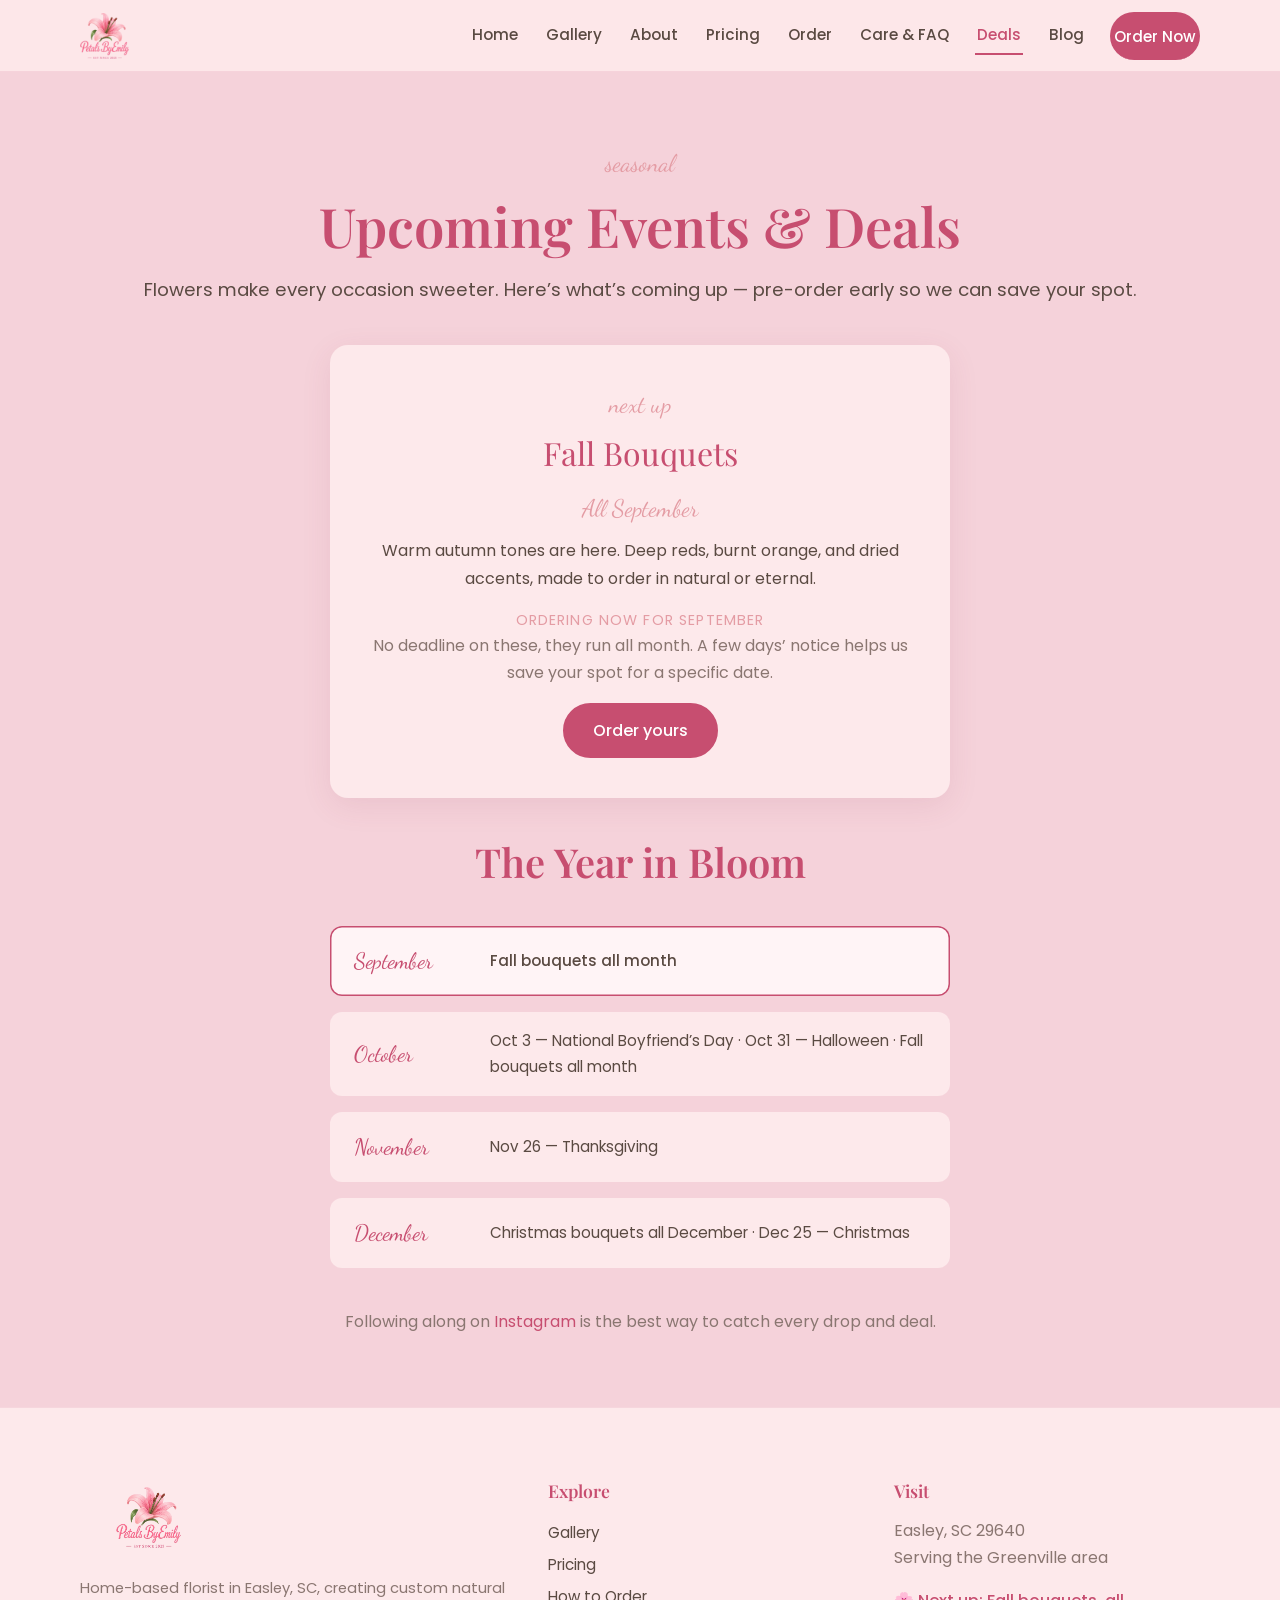
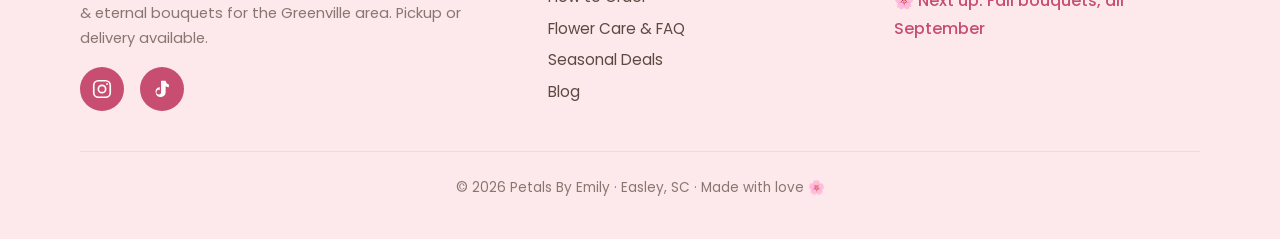
<file: deals.html>
<!DOCTYPE html>
<html lang="en">
<head>
  <meta charset="UTF-8">
  <meta name="viewport" content="width=device-width, initial-scale=1.0">
  <title>Seasonal Deals | Petals By Emily &mdash; Easley &amp; Greenville, SC</title>
  <meta name="description" content="Upcoming seasonal bouquet events and pre-order deadlines from Petals By Emily. Fall bouquets, Halloween, Thanksgiving, Christmas and more in the Greenville area.">
  <link rel="canonical" href="https://sebasnuta.github.io/petals-by-emily/deals.html">
  <meta property="og:title" content="Seasonal Deals | Petals By Emily &mdash; Easley &amp; Greenville, SC">
  <meta property="og:description" content="Upcoming seasonal bouquet events and pre-order deadlines from Petals By Emily. Fall bouquets, Halloween, Thanksgiving, Christmas and more in the Greenville area.">
  <meta property="og:image" content="https://sebasnuta.github.io/petals-by-emily/assets/img/og-card.png">
  <meta property="og:url" content="https://sebasnuta.github.io/petals-by-emily/deals.html">
  <meta name="twitter:card" content="summary_large_image">
  <link rel="icon" type="image/png" sizes="32x32" href="assets/img/favicon-32.png">
  <link rel="apple-touch-icon" href="assets/img/apple-touch-icon.png">
  <link rel="preconnect" href="https://fonts.googleapis.com">
  <link rel="preconnect" href="https://fonts.gstatic.com" crossorigin>
  <link href="https://fonts.googleapis.com/css2?family=Playfair+Display:ital,wght@0,500;0,600;1,500&family=Dancing+Script:wght@600;700&family=Poppins:wght@400;500;600&display=swap" rel="stylesheet">
  <link rel="stylesheet" href="css/style.css">
</head>
<body>
  <header class="site-header">
    <nav class="nav" aria-label="Main navigation">
      <a class="nav-logo" href="index.html"><img src="assets/img/logo-nav.png" alt="Petals By Emily home"></a>
      <div class="nav-links">
        <a href="index.html">Home</a>
        <a href="gallery.html">Gallery</a>
        <a href="about.html">About</a>
        <a href="pricing.html">Pricing</a>
        <a href="order.html">Order</a>
        <a href="care.html">Care &amp; FAQ</a>
        <a href="deals.html" class="active">Deals</a>
        <a href="blog.html">Blog</a>
        <a href="order.html" class="btn btn-bloom">Order Now</a>
      </div>
      <button class="nav-toggle" aria-label="Open menu"><span></span><span></span><span></span></button>
    </nav>
  </header>

  <div class="nav-overlay">
    <img src="assets/img/logo.png" alt="Petals By Emily">
    <a href="index.html">Home</a>
    <a href="gallery.html">Gallery</a>
    <a href="about.html">About</a>
    <a href="pricing.html">Pricing</a>
    <a href="order.html">Order</a>
    <a href="care.html">Care &amp; FAQ</a>
    <a href="deals.html">Deals</a>
    <a href="blog.html">Blog</a>
    <a href="order.html" class="btn">Order Now</a>
  </div>

  <main>
    <section class="section" style="margin-top:var(--nav-h)">
      <div class="wrap">
        <div class="center reveal">
          <span class="section-label">seasonal</span>
          <h1>Upcoming Events &amp; Deals</h1>
          <p class="lead mt-sm">Flowers make every occasion sweeter. Here&rsquo;s what&rsquo;s coming up &mdash; pre-order early so we can save your spot.</p>
        </div>

        <!-- FEATURED CURRENT EVENT
             ⚠ MAINTENANCE: update the event name, date, and copy each season.
             This block is currently in ROLLING mode (no single date, so no
             countdown). To switch back to a countdown event, restore the
             .countdown-caption + .countdown markup shown in the comment at the
             bottom of this file and set data-deadline="YYYY-MM-DD". -->
        <div class="event-feature reveal mt-lg">
          <p class="section-label" style="margin:0">next up</p>
          <p class="event-name">Fall Bouquets</p>
          <p class="event-date">All September</p>
          <p>Warm autumn tones are here. Deep reds, burnt orange, and dried accents, made to order in natural or eternal.</p>
          <p class="countdown-caption">Ordering now for September</p>
          <p class="muted">No deadline on these, they run all month. A few days&rsquo; notice helps us save your spot for a specific date.</p>
          <a href="order.html" class="btn btn-bloom mt-sm">Order yours</a>
        </div>

        <!-- FULL SEASONAL CALENDAR -->
        <div class="center reveal">
          <h2>The Year in Bloom</h2>
        </div>
        <div class="calendar mt-lg reveal">
          <!-- Aug 1 — National Girlfriend&rsquo;s &amp; Wife&rsquo;s Day: hidden 2026-08-09 (date passed).
               Re-add next year:
          <div class="cal-row"><span class="month">August</span><span class="events">Aug 1 &mdash; National Girlfriend&rsquo;s &amp; Wife&rsquo;s Day</span></div>
          -->
          <div class="cal-row is-current"><span class="month">September</span><span class="events">Fall bouquets all month</span></div>
          <div class="cal-row"><span class="month">October</span><span class="events">Oct 3 &mdash; National Boyfriend&rsquo;s Day &middot; Oct 31 &mdash; Halloween &middot; Fall bouquets all month</span></div>
          <div class="cal-row"><span class="month">November</span><span class="events">Nov 26 &mdash; Thanksgiving</span></div>
          <div class="cal-row"><span class="month">December</span><span class="events">Christmas bouquets all December &middot; Dec 25 &mdash; Christmas</span></div>
        </div>

        <div class="center mt-lg reveal">
          <p class="muted">Following along on <a href="https://www.instagram.com/petalsby_emily/" target="_blank" rel="noopener">Instagram</a> is the best way to catch every drop and deal.</p>
        </div>
      </div>
    </section>

  </main>

  <footer class="site-footer">
    <div class="wrap">
      <div class="footer-grid">
        <div class="footer-brand">
          <img src="assets/img/logo.png" alt="Petals By Emily">
          <p>Home-based florist in Easley, SC, creating custom natural &amp; eternal bouquets for the Greenville area. Pickup or delivery available.</p>
          <div class="footer-socials">
            <a href="https://www.instagram.com/petalsby_emily/" target="_blank" rel="noopener" aria-label="Instagram"><svg viewBox="0 0 24 24" fill="none" stroke="currentColor" stroke-width="1.8"><rect x="3" y="3" width="18" height="18" rx="5"/><circle cx="12" cy="12" r="4"/><circle cx="17.5" cy="6.5" r="1" fill="currentColor" stroke="none"/></svg></a>
            <a href="https://www.tiktok.com/@petalsbyemilyy" target="_blank" rel="noopener" aria-label="TikTok"><svg viewBox="0 0 24 24" fill="currentColor"><path d="M16 3c.3 2 1.6 3.6 3.5 4v3c-1.3 0-2.5-.4-3.5-1v6.5A5.5 5.5 0 118.5 10c.3 0 .7 0 1 .1v3.1a2.5 2.5 0 101.5 2.3V3H16z"/></svg></a>
          </div>
        </div>
        <div class="footer-col">
          <h4>Explore</h4>
          <a href="gallery.html">Gallery</a>
          <a href="pricing.html">Pricing</a>
          <a href="order.html">How to Order</a>
          <a href="care.html">Flower Care &amp; FAQ</a>
          <a href="deals.html">Seasonal Deals</a>
          <a href="blog.html">Blog</a>
        </div>
        <div class="footer-col">
          <h4>Visit</h4>
          <p class="muted">Easley, SC 29640<br>Serving the Greenville area</p>
          <p class="footer-season mt-sm">🌸 Next up: Fall bouquets, all September</p>
        </div>
      </div>
      <div class="footer-bottom">
        <p>&copy; <span data-year>2026</span> Petals By Emily &middot; Easley, SC &middot; Made with love 🌸</p>
      </div>
    </div>
  </footer>

  <div class="mobile-cta"><a href="order.html" class="btn">Order Now</a></div>
  <button class="to-top" aria-label="Back to top"><svg viewBox="0 0 24 24" fill="none" stroke="currentColor" stroke-width="2"><path d="M18 15l-6-6-6 6"/></svg></button>
  <script src="js/main.js"></script>
<!-- ============================================================
     COUNTDOWN SNIPPET (paste back into .event-feature when the next
     dated event is set, and delete the rolling <p class="muted"> line):

       <p class="countdown-caption">Pre-order closes in</p>
       <div class="countdown" data-deadline="YYYY-MM-DD" role="timer" aria-live="polite">
         <div class="cd-unit"><span class="cd-num" data-cd="months">--</span><span class="cd-label">Months</span></div>
         <div class="cd-unit"><span class="cd-num" data-cd="days">--</span><span class="cd-label">Days</span></div>
         <div class="cd-unit"><span class="cd-num" data-cd="hours">--</span><span class="cd-label">Hours</span></div>
         <div class="cd-unit"><span class="cd-num" data-cd="mins">--</span><span class="cd-label">Minutes</span></div>
       </div>

     Once data-deadline passes, the countdown auto-swaps to
     "Pre-orders for this event are now closed — DM us to check availability."
     ============================================================ -->
</body>
</html>
</file>
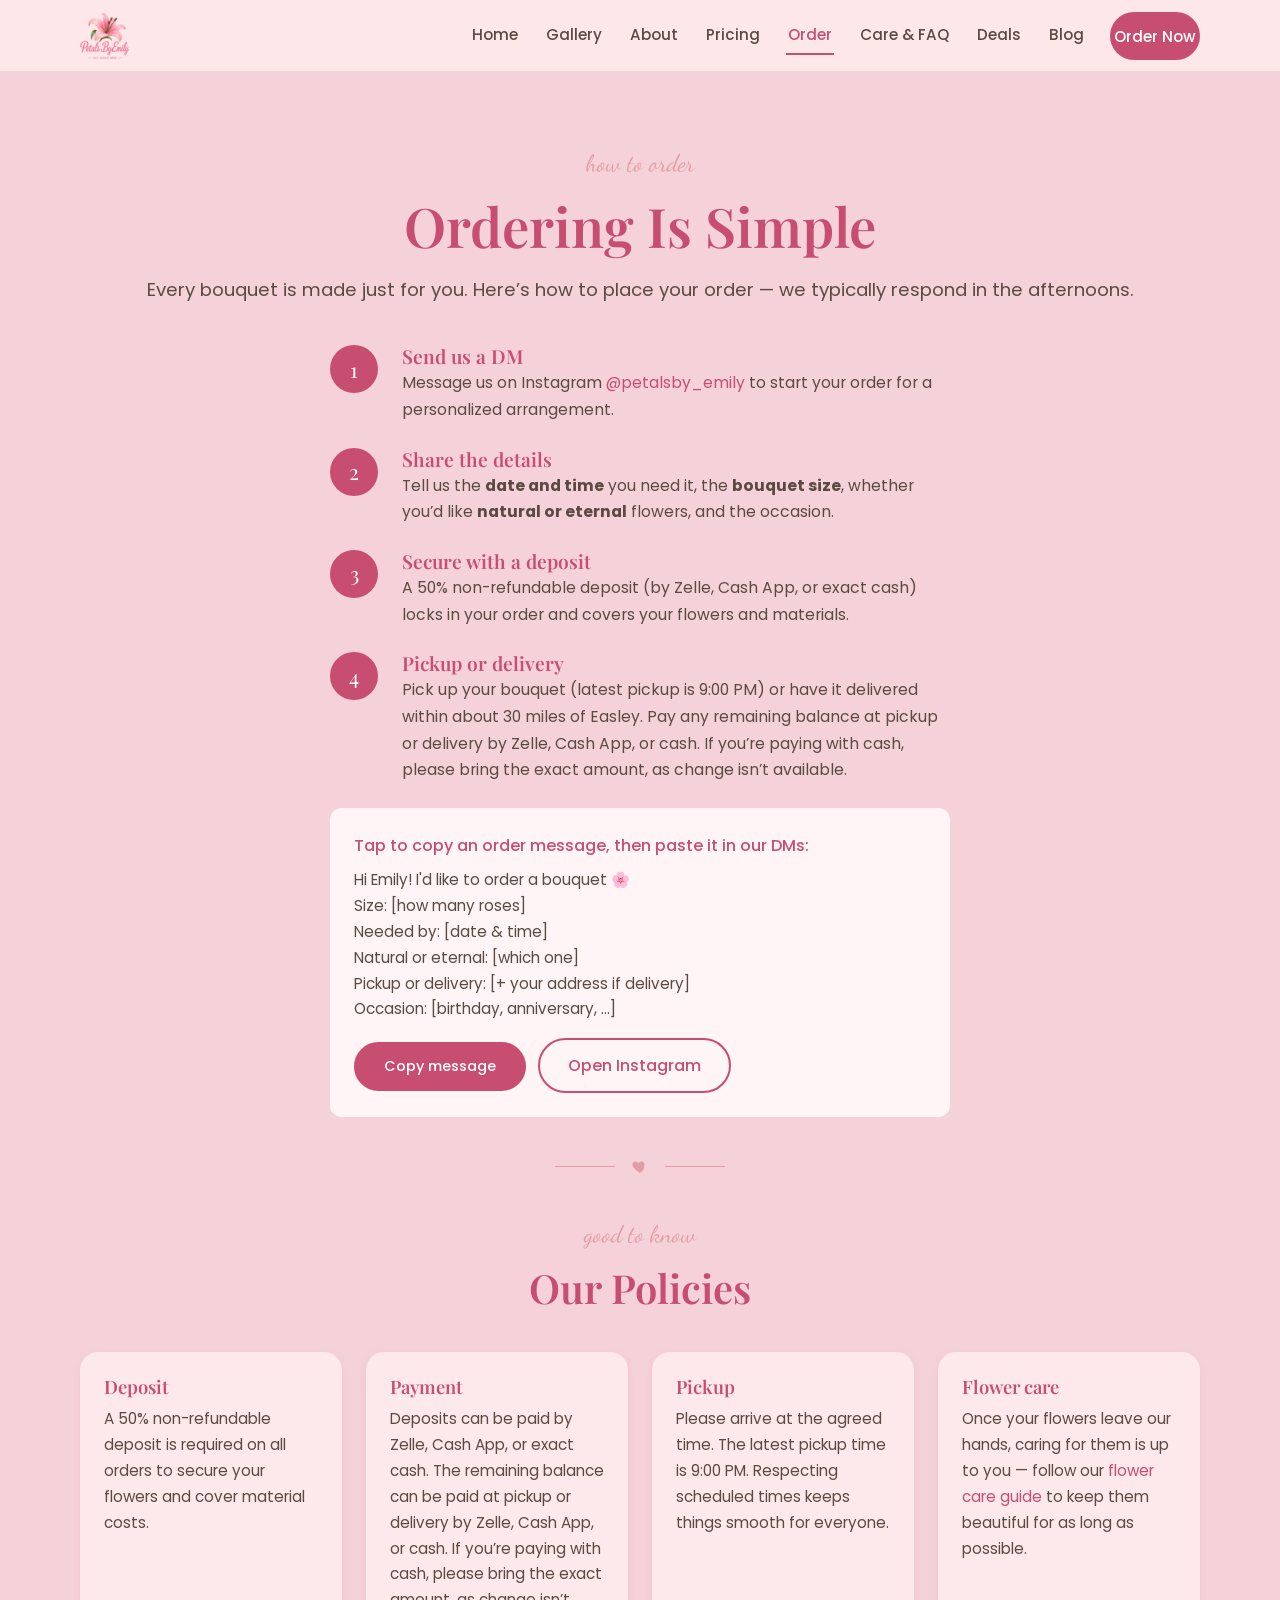
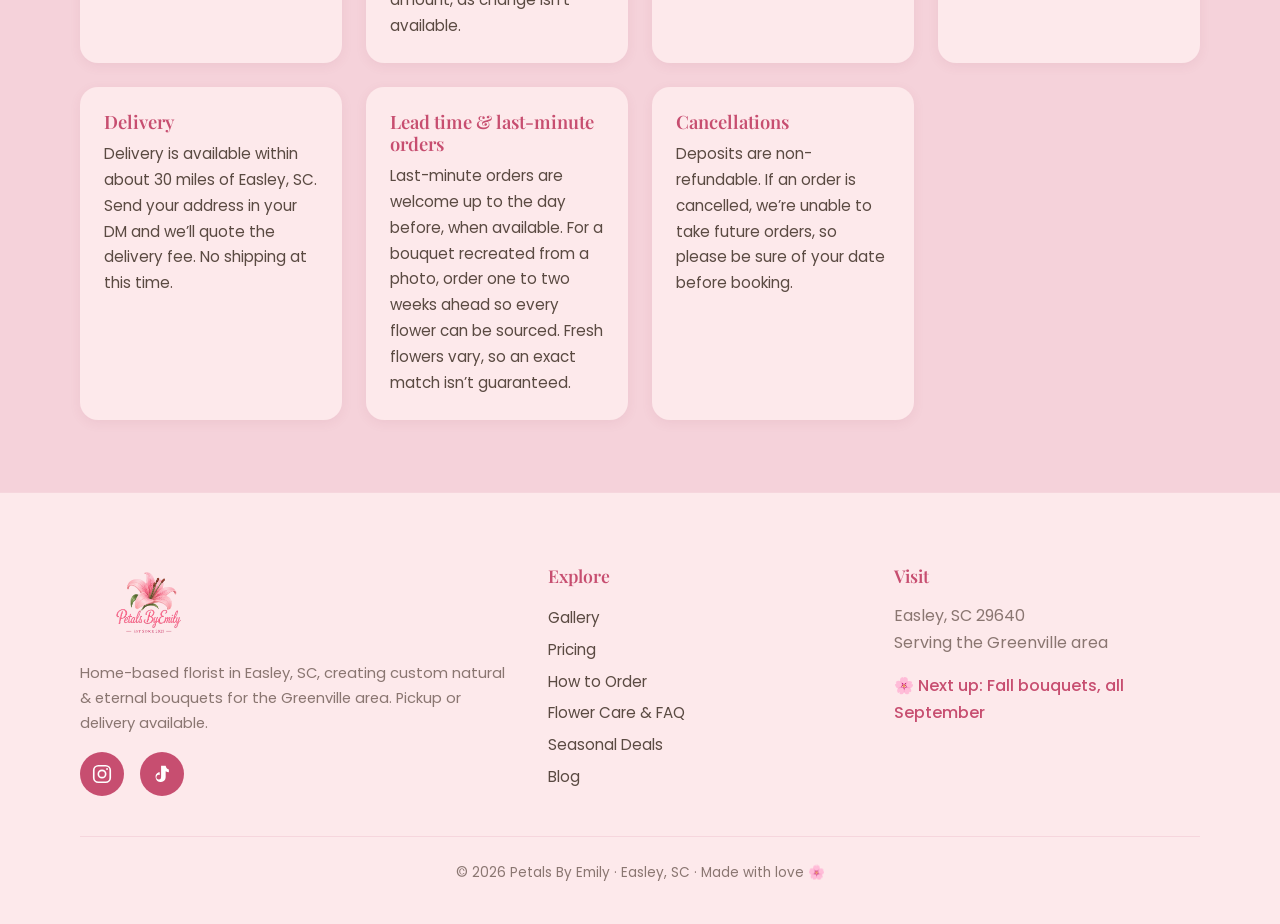
<file: order.html>
<!DOCTYPE html>
<html lang="en">
<head>
  <meta charset="UTF-8">
  <meta name="viewport" content="width=device-width, initial-scale=1.0">
  <title>How to Order | Petals By Emily &mdash; Easley &amp; Greenville, SC</title>
  <meta name="description" content="How to order a custom bouquet from Petals By Emily: DM us your date, size and occasion. Deposit, payment, pickup and delivery policies for Easley &amp; Greenville, SC.">
  <link rel="canonical" href="https://sebasnuta.github.io/petals-by-emily/order.html">
  <meta property="og:title" content="How to Order | Petals By Emily &mdash; Easley &amp; Greenville, SC">
  <meta property="og:description" content="How to order a custom bouquet from Petals By Emily: DM us your date, size and occasion. Deposit, payment, pickup and delivery policies for Easley &amp; Greenville, SC.">
  <meta property="og:image" content="https://sebasnuta.github.io/petals-by-emily/assets/img/og-card.png">
  <meta property="og:url" content="https://sebasnuta.github.io/petals-by-emily/order.html">
  <meta name="twitter:card" content="summary_large_image">
  <link rel="icon" type="image/png" sizes="32x32" href="assets/img/favicon-32.png">
  <link rel="apple-touch-icon" href="assets/img/apple-touch-icon.png">
  <link rel="preconnect" href="https://fonts.googleapis.com">
  <link rel="preconnect" href="https://fonts.gstatic.com" crossorigin>
  <link href="https://fonts.googleapis.com/css2?family=Playfair+Display:ital,wght@0,500;0,600;1,500&family=Dancing+Script:wght@600;700&family=Poppins:wght@400;500;600&display=swap" rel="stylesheet">
  <link rel="stylesheet" href="css/style.css">
</head>
<body>
  <header class="site-header">
    <nav class="nav" aria-label="Main navigation">
      <a class="nav-logo" href="index.html"><img src="assets/img/logo-nav.png" alt="Petals By Emily home"></a>
      <div class="nav-links">
        <a href="index.html">Home</a>
        <a href="gallery.html">Gallery</a>
        <a href="about.html">About</a>
        <a href="pricing.html">Pricing</a>
        <a href="order.html" class="active">Order</a>
        <a href="care.html">Care &amp; FAQ</a>
        <a href="deals.html">Deals</a>
        <a href="blog.html">Blog</a>
        <a href="order.html" class="btn btn-bloom">Order Now</a>
      </div>
      <button class="nav-toggle" aria-label="Open menu"><span></span><span></span><span></span></button>
    </nav>
  </header>

  <div class="nav-overlay">
    <img src="assets/img/logo.png" alt="Petals By Emily">
    <a href="index.html">Home</a>
    <a href="gallery.html">Gallery</a>
    <a href="about.html">About</a>
    <a href="pricing.html">Pricing</a>
    <a href="order.html">Order</a>
    <a href="care.html">Care &amp; FAQ</a>
    <a href="deals.html">Deals</a>
    <a href="blog.html">Blog</a>
    <a href="order.html" class="btn">Order Now</a>
  </div>

  <main>
    <section class="section" style="margin-top:var(--nav-h)">
      <div class="wrap">
        <div class="center reveal">
          <span class="section-label">how to order</span>
          <h1>Ordering Is Simple</h1>
          <p class="lead mt-sm">Every bouquet is made just for you. Here&rsquo;s how to place your order &mdash; we typically respond in the afternoons.</p>
        </div>

        <div class="steps mt-lg reveal">
          <div class="step">
            <div class="step-num">1</div>
            <div class="step-body">
              <h3>Send us a DM</h3>
              <p>Message us on Instagram <a href="https://www.instagram.com/petalsby_emily/" target="_blank" rel="noopener">@petalsby_emily</a> to start your order for a personalized arrangement.</p>
            </div>
          </div>
          <div class="step">
            <div class="step-num">2</div>
            <div class="step-body">
              <h3>Share the details</h3>
              <p>Tell us the <strong>date and time</strong> you need it, the <strong>bouquet size</strong>, whether you&rsquo;d like <strong>natural or eternal</strong> flowers, and the occasion.</p>
            </div>
          </div>
          <div class="step">
            <div class="step-num">3</div>
            <div class="step-body">
              <h3>Secure with a deposit</h3>
              <p>A 50% non-refundable deposit (by Zelle, Cash App, or exact cash) locks in your order and covers your flowers and materials.</p>
            </div>
          </div>
          <div class="step">
            <div class="step-num">4</div>
            <div class="step-body">
              <h3>Pickup or delivery</h3>
              <p>Pick up your bouquet (latest pickup is 9:00 PM) or have it delivered within about 30 miles of Easley. Pay any remaining balance at pickup or delivery by Zelle, Cash App, or cash. If you&rsquo;re paying with cash, please bring the exact amount, as change isn&rsquo;t available.</p>
            </div>
          </div>
        </div>

        <!-- Copy-paste DM template (pending Emily's final approval) -->
        <div class="dm-template reveal" style="max-width:620px;margin-left:auto;margin-right:auto">
          <p style="font-weight:500;color:var(--rose);margin-bottom:8px">Tap to copy an order message, then paste it in our DMs:</p>
          <pre>Hi Emily! I'd like to order a bouquet 🌸
Size: [how many roses]
Needed by: [date &amp; time]
Natural or eternal: [which one]
Pickup or delivery: [+ your address if delivery]
Occasion: [birthday, anniversary, ...]</pre>
          <button class="btn copy-btn">Copy message</button>
          <a href="https://www.instagram.com/petalsby_emily/" target="_blank" rel="noopener" class="btn btn-outline" style="margin-left:8px">Open Instagram</a>
        </div>

        <div class="divider" aria-hidden="true"><svg viewBox="0 0 24 24" fill="currentColor"><path d="M12 21s-7-4.35-9.5-8.5C1 9.5 2.5 6 6 6c2 0 3.2 1.2 4 2.5C10.8 7.2 12 6 14 6c3.5 0 5 3.5 3.5 6.5C19 16.65 12 21 12 21z"/></svg></div>

        <!-- Policies -->
        <div class="center reveal">
          <span class="section-label">good to know</span>
          <h2>Our Policies</h2>
        </div>
        <div class="policy-grid mt-lg reveal">
          <div class="policy-card">
            <h3>Deposit</h3>
            <p>A 50% non-refundable deposit is required on all orders to secure your flowers and cover material costs.</p>
          </div>
          <div class="policy-card">
            <h3>Payment</h3>
            <p>Deposits can be paid by Zelle, Cash App, or exact cash. The remaining balance can be paid at pickup or delivery by Zelle, Cash App, or cash. If you&rsquo;re paying with cash, please bring the exact amount, as change isn&rsquo;t available.</p>
          </div>
          <div class="policy-card">
            <h3>Pickup</h3>
            <p>Please arrive at the agreed time. The latest pickup time is 9:00 PM. Respecting scheduled times keeps things smooth for everyone.</p>
          </div>
          <div class="policy-card">
            <h3>Flower care</h3>
            <p>Once your flowers leave our hands, caring for them is up to you &mdash; follow our <a href="care.html">flower care guide</a> to keep them beautiful for as long as possible.</p>
          </div>
          <div class="policy-card">
            <h3>Delivery</h3>
            <p>Delivery is available within about 30 miles of Easley, SC. Send your address in your DM and we&rsquo;ll quote the delivery fee. No shipping at this time.</p>
          </div>
          <div class="policy-card">
            <h3>Lead time &amp; last-minute orders</h3>
            <p>Last-minute orders are welcome up to the day before, when available. For a bouquet recreated from a photo, order one to two weeks ahead so every flower can be sourced. Fresh flowers vary, so an exact match isn&rsquo;t guaranteed.</p>
          </div>
          <div class="policy-card">
            <h3>Cancellations</h3>
            <p>Deposits are non-refundable. If an order is cancelled, we&rsquo;re unable to take future orders, so please be sure of your date before booking.</p>
          </div>
        </div>
      </div>
    </section>

  </main>

  <footer class="site-footer">
    <div class="wrap">
      <div class="footer-grid">
        <div class="footer-brand">
          <img src="assets/img/logo.png" alt="Petals By Emily">
          <p>Home-based florist in Easley, SC, creating custom natural &amp; eternal bouquets for the Greenville area. Pickup or delivery available.</p>
          <div class="footer-socials">
            <a href="https://www.instagram.com/petalsby_emily/" target="_blank" rel="noopener" aria-label="Instagram"><svg viewBox="0 0 24 24" fill="none" stroke="currentColor" stroke-width="1.8"><rect x="3" y="3" width="18" height="18" rx="5"/><circle cx="12" cy="12" r="4"/><circle cx="17.5" cy="6.5" r="1" fill="currentColor" stroke="none"/></svg></a>
            <a href="https://www.tiktok.com/@petalsbyemilyy" target="_blank" rel="noopener" aria-label="TikTok"><svg viewBox="0 0 24 24" fill="currentColor"><path d="M16 3c.3 2 1.6 3.6 3.5 4v3c-1.3 0-2.5-.4-3.5-1v6.5A5.5 5.5 0 118.5 10c.3 0 .7 0 1 .1v3.1a2.5 2.5 0 101.5 2.3V3H16z"/></svg></a>
          </div>
        </div>
        <div class="footer-col">
          <h4>Explore</h4>
          <a href="gallery.html">Gallery</a>
          <a href="pricing.html">Pricing</a>
          <a href="order.html">How to Order</a>
          <a href="care.html">Flower Care &amp; FAQ</a>
          <a href="deals.html">Seasonal Deals</a>
          <a href="blog.html">Blog</a>
        </div>
        <div class="footer-col">
          <h4>Visit</h4>
          <p class="muted">Easley, SC 29640<br>Serving the Greenville area</p>
          <p class="footer-season mt-sm">🌸 Next up: Fall bouquets, all September</p>
        </div>
      </div>
      <div class="footer-bottom">
        <p>&copy; <span data-year>2026</span> Petals By Emily &middot; Easley, SC &middot; Made with love 🌸</p>
      </div>
    </div>
  </footer>

  <div class="mobile-cta"><a href="order.html" class="btn">Order Now</a></div>
  <button class="to-top" aria-label="Back to top"><svg viewBox="0 0 24 24" fill="none" stroke="currentColor" stroke-width="2"><path d="M18 15l-6-6-6 6"/></svg></button>
  <script src="js/main.js"></script>
</body>
</html>
</file>
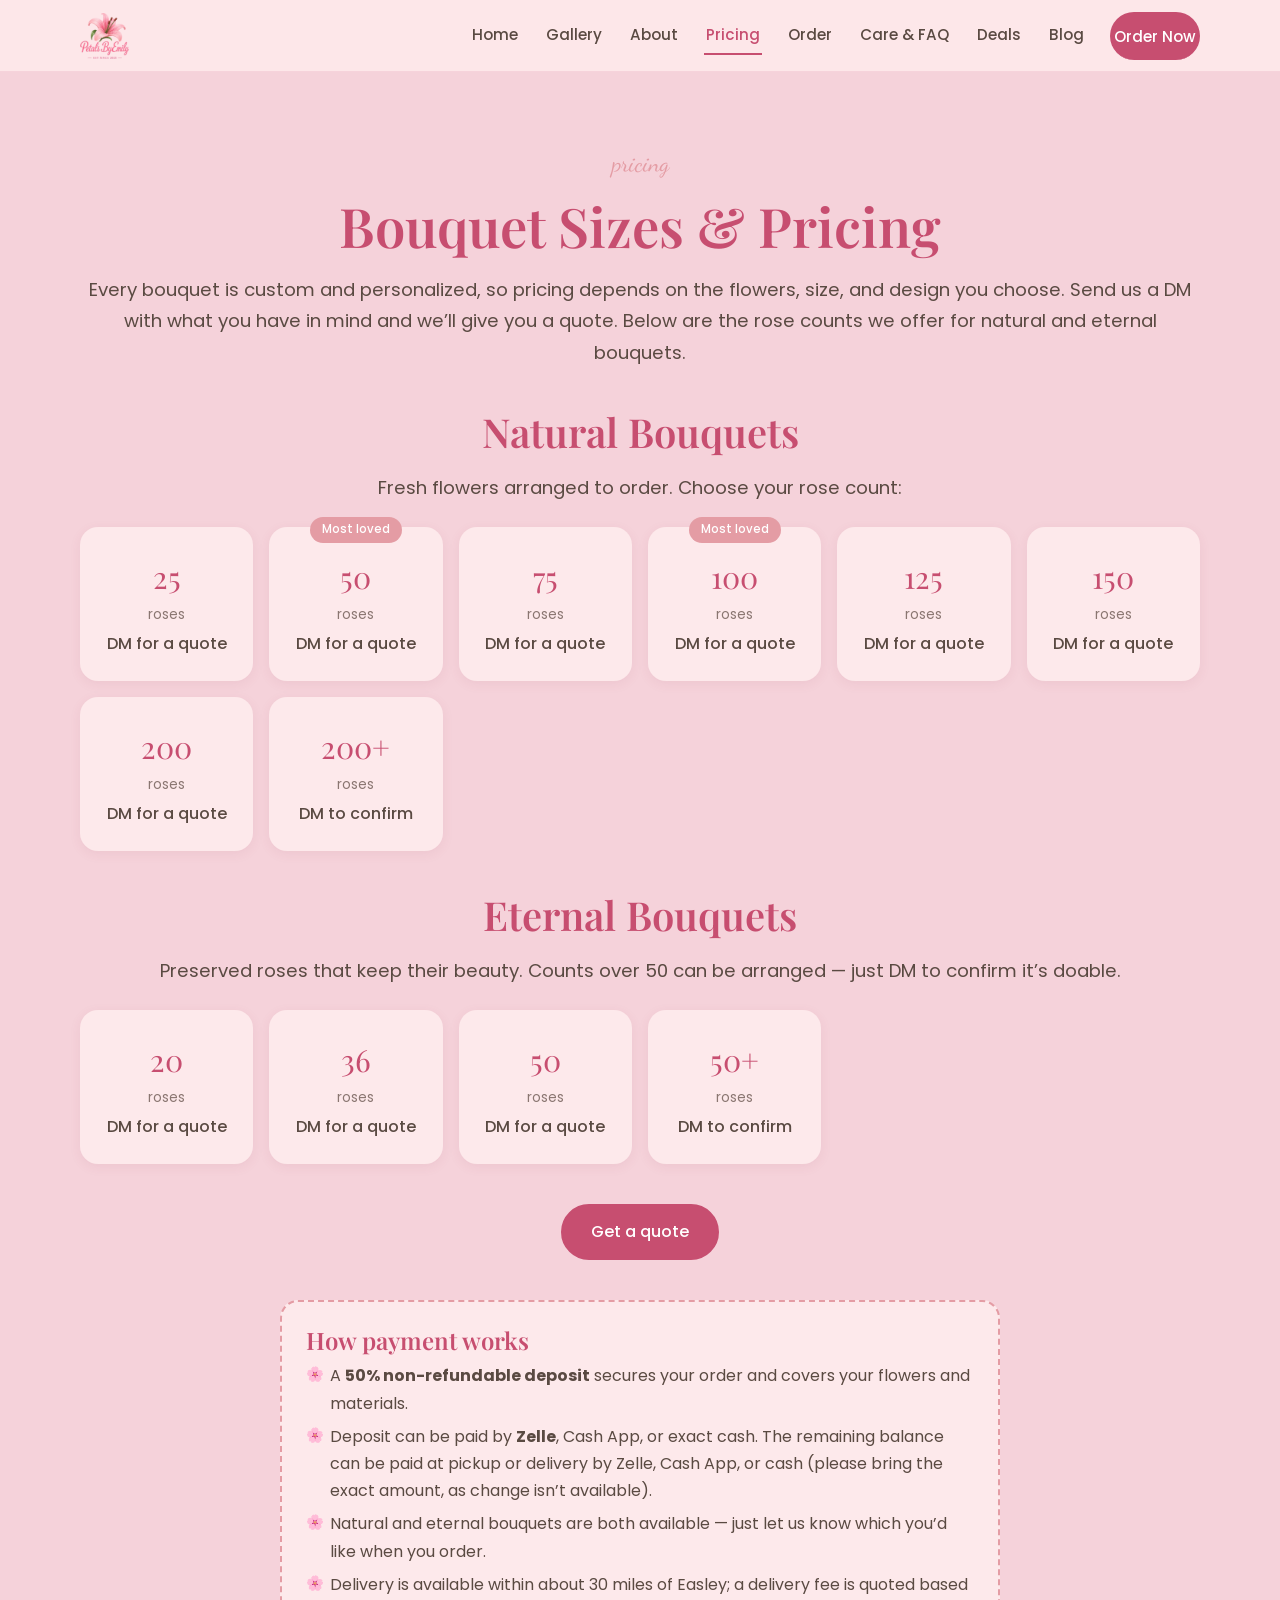
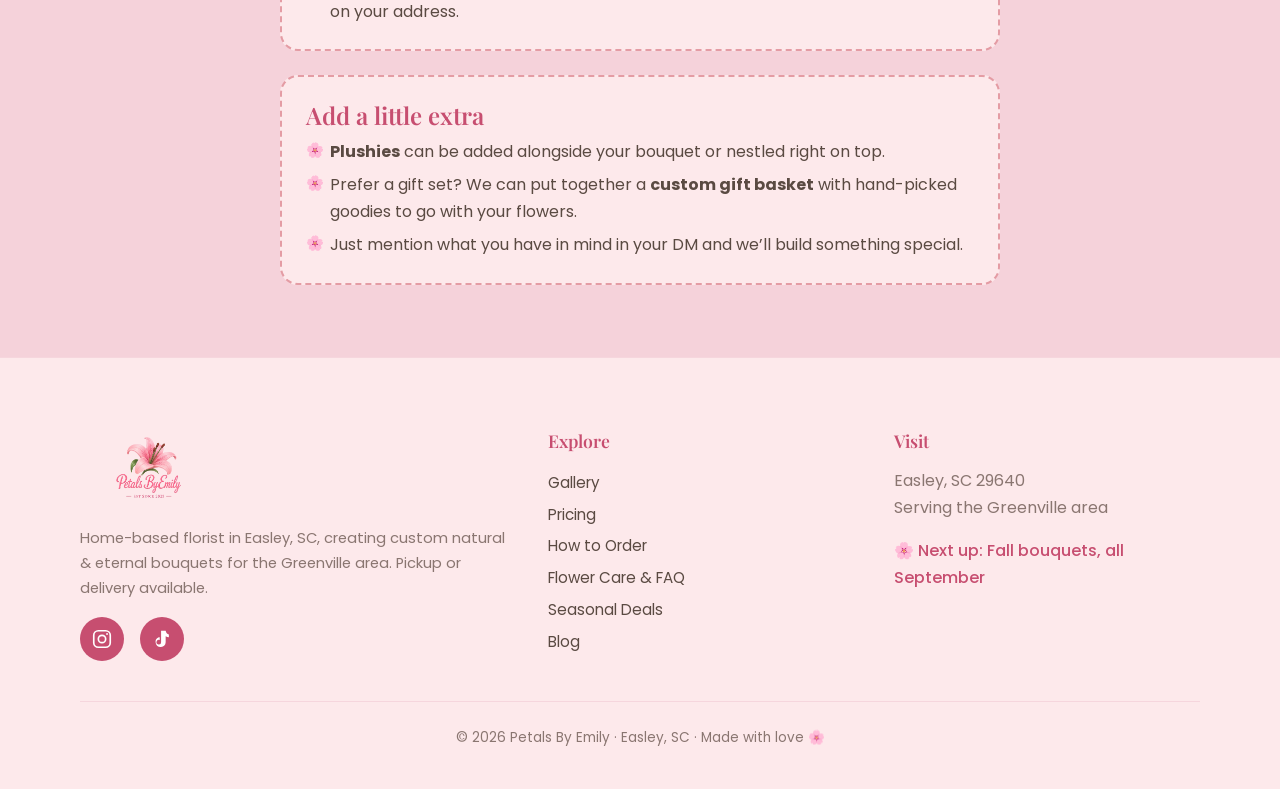
<file: pricing.html>
<!DOCTYPE html>
<html lang="en">
<head>
  <meta charset="UTF-8">
  <meta name="viewport" content="width=device-width, initial-scale=1.0">
  <title>Pricing | Petals By Emily &mdash; Custom Rose Bouquets, Easley SC</title>
  <meta name="description" content="Bouquet sizes and how pricing works at Petals By Emily. Personalized quotes by Instagram DM, 50% deposit to secure your flowers. Easley &amp; Greenville, SC.">
  <link rel="canonical" href="https://sebasnuta.github.io/petals-by-emily/pricing.html">
  <meta property="og:title" content="Pricing | Petals By Emily &mdash; Custom Rose Bouquets, Easley SC">
  <meta property="og:description" content="Bouquet sizes and how pricing works at Petals By Emily. Personalized quotes by Instagram DM, 50% deposit to secure your flowers. Easley &amp; Greenville, SC.">
  <meta property="og:image" content="https://sebasnuta.github.io/petals-by-emily/assets/img/og-card.png">
  <meta property="og:url" content="https://sebasnuta.github.io/petals-by-emily/pricing.html">
  <meta name="twitter:card" content="summary_large_image">
  <link rel="icon" type="image/png" sizes="32x32" href="assets/img/favicon-32.png">
  <link rel="apple-touch-icon" href="assets/img/apple-touch-icon.png">
  <link rel="preconnect" href="https://fonts.googleapis.com">
  <link rel="preconnect" href="https://fonts.gstatic.com" crossorigin>
  <link href="https://fonts.googleapis.com/css2?family=Playfair+Display:ital,wght@0,500;0,600;1,500&family=Dancing+Script:wght@600;700&family=Poppins:wght@400;500;600&display=swap" rel="stylesheet">
  <link rel="stylesheet" href="css/style.css">
</head>
<body>
  <header class="site-header">
    <nav class="nav" aria-label="Main navigation">
      <a class="nav-logo" href="index.html"><img src="assets/img/logo-nav.png" alt="Petals By Emily home"></a>
      <div class="nav-links">
        <a href="index.html">Home</a>
        <a href="gallery.html">Gallery</a>
        <a href="about.html">About</a>
        <a href="pricing.html" class="active">Pricing</a>
        <a href="order.html">Order</a>
        <a href="care.html">Care &amp; FAQ</a>
        <a href="deals.html">Deals</a>
        <a href="blog.html">Blog</a>
        <a href="order.html" class="btn btn-bloom">Order Now</a>
      </div>
      <button class="nav-toggle" aria-label="Open menu"><span></span><span></span><span></span></button>
    </nav>
  </header>

  <div class="nav-overlay">
    <img src="assets/img/logo.png" alt="Petals By Emily">
    <a href="index.html">Home</a>
    <a href="gallery.html">Gallery</a>
    <a href="about.html">About</a>
    <a href="pricing.html">Pricing</a>
    <a href="order.html">Order</a>
    <a href="care.html">Care &amp; FAQ</a>
    <a href="deals.html">Deals</a>
    <a href="blog.html">Blog</a>
    <a href="order.html" class="btn">Order Now</a>
  </div>

  <main>
    <section class="section" style="margin-top:var(--nav-h)">
      <div class="wrap">
        <div class="center reveal">
          <span class="section-label">pricing</span>
          <h1>Bouquet Sizes &amp; Pricing</h1>
          <p class="lead mt-sm">Every bouquet is custom and personalized, so pricing depends on the flowers, size, and design you choose. Send us a DM with what you have in mind and we&rsquo;ll give you a quote. Below are the rose counts we offer for natural and eternal bouquets.</p>
        </div>

        <!-- Pricing = quote-mode. When Emily sends real prices, replace "DM for a quote"
             with "Starting at $X" in each .price span. -->
        <div class="center mt-lg reveal">
          <h2>Natural Bouquets</h2>
          <p class="lead mt-sm">Fresh flowers arranged to order. Choose your rose count:</p>
        </div>
        <div class="price-grid mt-md reveal">
          <div class="price-card"><span class="size">25</span><span class="unit">roses</span><span class="price">DM for a quote</span></div>
          <div class="price-card"><span class="badge">Most loved</span><span class="size">50</span><span class="unit">roses</span><span class="price">DM for a quote</span></div>
          <div class="price-card"><span class="size">75</span><span class="unit">roses</span><span class="price">DM for a quote</span></div>
          <div class="price-card"><span class="badge">Most loved</span><span class="size">100</span><span class="unit">roses</span><span class="price">DM for a quote</span></div>
          <div class="price-card"><span class="size">125</span><span class="unit">roses</span><span class="price">DM for a quote</span></div>
          <div class="price-card"><span class="size">150</span><span class="unit">roses</span><span class="price">DM for a quote</span></div>
          <div class="price-card"><span class="size">200</span><span class="unit">roses</span><span class="price">DM for a quote</span></div>
          <div class="price-card"><span class="size">200+</span><span class="unit">roses</span><span class="price">DM to confirm</span></div>
        </div>

        <div class="center mt-lg reveal">
          <h2>Eternal Bouquets</h2>
          <p class="lead mt-sm">Preserved roses that keep their beauty. Counts over 50 can be arranged &mdash; just DM to confirm it&rsquo;s doable.</p>
        </div>
        <div class="price-grid mt-md reveal">
          <div class="price-card"><span class="size">20</span><span class="unit">roses</span><span class="price">DM for a quote</span></div>
          <div class="price-card"><span class="size">36</span><span class="unit">roses</span><span class="price">DM for a quote</span></div>
          <div class="price-card"><span class="size">50</span><span class="unit">roses</span><span class="price">DM for a quote</span></div>
          <div class="price-card"><span class="size">50+</span><span class="unit">roses</span><span class="price">DM to confirm</span></div>
        </div>

        <div class="center mt-lg">
          <a href="order.html" class="btn btn-bloom">Get a quote</a>
        </div>

        <!-- Deposit / payment callout -->
        <div class="callout reveal" style="max-width:720px;margin-left:auto;margin-right:auto">
          <h3>How payment works</h3>
          <ul>
            <li>A <strong>50% non-refundable deposit</strong> secures your order and covers your flowers and materials.</li>
            <li>Deposit can be paid by <strong>Zelle</strong>, Cash App, or exact cash. The remaining balance can be paid at pickup or delivery by Zelle, Cash App, or cash (please bring the exact amount, as change isn&rsquo;t available).</li>
            <li>Natural and eternal bouquets are both available &mdash; just let us know which you&rsquo;d like when you order.</li>
            <li>Delivery is available within about 30 miles of Easley; a delivery fee is quoted based on your address.</li>
          </ul>
        </div>

        <!-- Add-ons -->
        <div class="callout reveal" style="max-width:720px;margin-left:auto;margin-right:auto;margin-top:var(--gap-md)">
          <h3>Add a little extra</h3>
          <ul>
            <li><strong>Plushies</strong> can be added alongside your bouquet or nestled right on top.</li>
            <li>Prefer a gift set? We can put together a <strong>custom gift basket</strong> with hand-picked goodies to go with your flowers.</li>
            <li>Just mention what you have in mind in your DM and we&rsquo;ll build something special.</li>
          </ul>
        </div>
      </div>
    </section>

  </main>

  <footer class="site-footer">
    <div class="wrap">
      <div class="footer-grid">
        <div class="footer-brand">
          <img src="assets/img/logo.png" alt="Petals By Emily">
          <p>Home-based florist in Easley, SC, creating custom natural &amp; eternal bouquets for the Greenville area. Pickup or delivery available.</p>
          <div class="footer-socials">
            <a href="https://www.instagram.com/petalsby_emily/" target="_blank" rel="noopener" aria-label="Instagram"><svg viewBox="0 0 24 24" fill="none" stroke="currentColor" stroke-width="1.8"><rect x="3" y="3" width="18" height="18" rx="5"/><circle cx="12" cy="12" r="4"/><circle cx="17.5" cy="6.5" r="1" fill="currentColor" stroke="none"/></svg></a>
            <a href="https://www.tiktok.com/@petalsbyemilyy" target="_blank" rel="noopener" aria-label="TikTok"><svg viewBox="0 0 24 24" fill="currentColor"><path d="M16 3c.3 2 1.6 3.6 3.5 4v3c-1.3 0-2.5-.4-3.5-1v6.5A5.5 5.5 0 118.5 10c.3 0 .7 0 1 .1v3.1a2.5 2.5 0 101.5 2.3V3H16z"/></svg></a>
          </div>
        </div>
        <div class="footer-col">
          <h4>Explore</h4>
          <a href="gallery.html">Gallery</a>
          <a href="pricing.html">Pricing</a>
          <a href="order.html">How to Order</a>
          <a href="care.html">Flower Care &amp; FAQ</a>
          <a href="deals.html">Seasonal Deals</a>
          <a href="blog.html">Blog</a>
        </div>
        <div class="footer-col">
          <h4>Visit</h4>
          <p class="muted">Easley, SC 29640<br>Serving the Greenville area</p>
          <p class="footer-season mt-sm">🌸 Next up: Fall bouquets, all September</p>
        </div>
      </div>
      <div class="footer-bottom">
        <p>&copy; <span data-year>2026</span> Petals By Emily &middot; Easley, SC &middot; Made with love 🌸</p>
      </div>
    </div>
  </footer>

  <div class="mobile-cta"><a href="order.html" class="btn">Order Now</a></div>
  <button class="to-top" aria-label="Back to top"><svg viewBox="0 0 24 24" fill="none" stroke="currentColor" stroke-width="2"><path d="M18 15l-6-6-6 6"/></svg></button>
  <script src="js/main.js"></script>
</body>
</html>
</file>
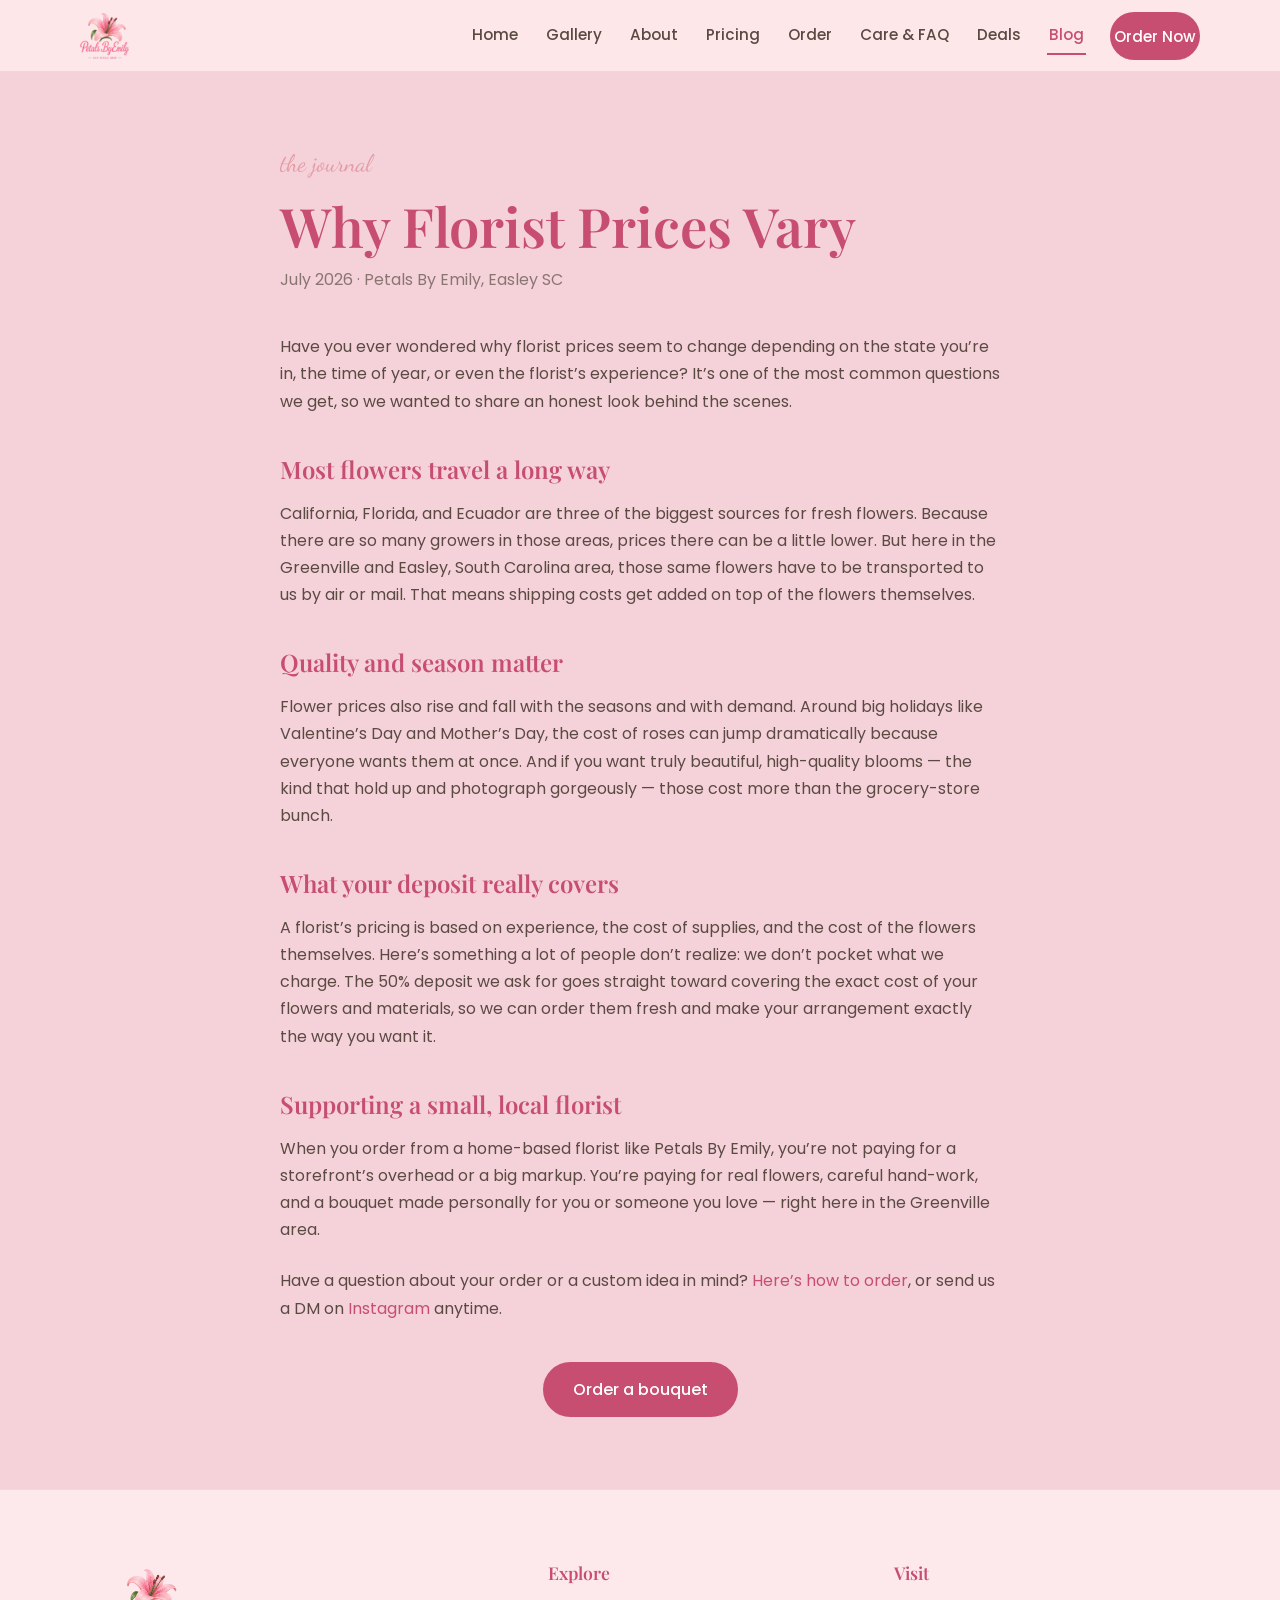
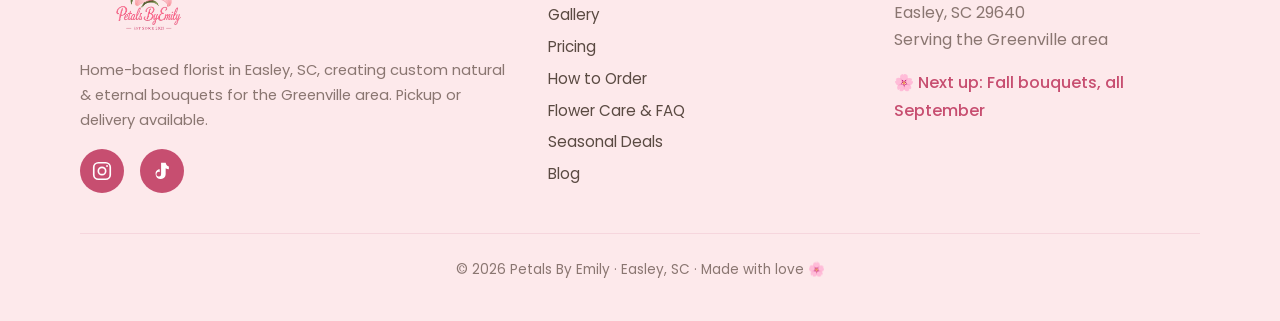
<file: blog/why-florist-prices-vary.html>
<!DOCTYPE html>
<html lang="en">
<head>
  <meta charset="UTF-8">
  <meta name="viewport" content="width=device-width, initial-scale=1.0">
  <title>Why Florist Prices Vary | Petals By Emily, Easley SC</title>
  <meta name="description" content="Ever wonder why florist prices change by state and season? A home-based florist in Easley, SC explains flower sourcing, shipping and what your deposit covers.">
  <link rel="canonical" href="https://sebasnuta.github.io/petals-by-emily/blog/why-florist-prices-vary.html">
  <meta property="og:title" content="Why Florist Prices Vary | Petals By Emily, Easley SC">
  <meta property="og:description" content="Ever wonder why florist prices change by state and season? A home-based florist in Easley, SC explains flower sourcing, shipping and what your deposit covers.">
  <meta property="og:image" content="https://sebasnuta.github.io/petals-by-emily/assets/img/og-card.png">
  <meta property="og:url" content="https://sebasnuta.github.io/petals-by-emily/blog/why-florist-prices-vary.html">
  <meta name="twitter:card" content="summary_large_image">
  <link rel="icon" type="image/png" sizes="32x32" href="../assets/img/favicon-32.png">
  <link rel="apple-touch-icon" href="../assets/img/apple-touch-icon.png">
  <link rel="preconnect" href="https://fonts.googleapis.com">
  <link rel="preconnect" href="https://fonts.gstatic.com" crossorigin>
  <link href="https://fonts.googleapis.com/css2?family=Playfair+Display:ital,wght@0,500;0,600;1,500&family=Dancing+Script:wght@600;700&family=Poppins:wght@400;500;600&display=swap" rel="stylesheet">
  <link rel="stylesheet" href="../css/style.css">
</head>
<body>
  <header class="site-header">
    <nav class="nav" aria-label="Main navigation">
      <a class="nav-logo" href="../index.html"><img src="../assets/img/logo-nav.png" alt="Petals By Emily home"></a>
      <div class="nav-links">
        <a href="../index.html">Home</a>
        <a href="../gallery.html">Gallery</a>
        <a href="../about.html">About</a>
        <a href="../pricing.html">Pricing</a>
        <a href="../order.html">Order</a>
        <a href="../care.html">Care &amp; FAQ</a>
        <a href="../deals.html">Deals</a>
        <a href="../blog.html" class="active">Blog</a>
        <a href="../order.html" class="btn btn-bloom">Order Now</a>
      </div>
      <button class="nav-toggle" aria-label="Open menu"><span></span><span></span><span></span></button>
    </nav>
  </header>

  <div class="nav-overlay">
    <img src="../assets/img/logo.png" alt="Petals By Emily">
    <a href="../index.html">Home</a>
    <a href="../gallery.html">Gallery</a>
    <a href="../about.html">About</a>
    <a href="../pricing.html">Pricing</a>
    <a href="../order.html">Order</a>
    <a href="../care.html">Care &amp; FAQ</a>
    <a href="../deals.html">Deals</a>
    <a href="../blog.html">Blog</a>
    <a href="../order.html" class="btn">Order Now</a>
  </div>

  <main>
    <section class="section" style="margin-top:var(--nav-h)">
      <article class="post reveal">
        <span class="section-label">the journal</span>
        <h1>Why Florist Prices Vary</h1>
        <p class="date">July 2026 &middot; Petals By Emily, Easley SC</p>

        <p>Have you ever wondered why florist prices seem to change depending on the state you&rsquo;re in, the time of year, or even the florist&rsquo;s experience? It&rsquo;s one of the most common questions we get, so we wanted to share an honest look behind the scenes.</p>

        <h2>Most flowers travel a long way</h2>
        <p>California, Florida, and Ecuador are three of the biggest sources for fresh flowers. Because there are so many growers in those areas, prices there can be a little lower. But here in the Greenville and Easley, South Carolina area, those same flowers have to be transported to us by air or mail. That means shipping costs get added on top of the flowers themselves.</p>

        <h2>Quality and season matter</h2>
        <p>Flower prices also rise and fall with the seasons and with demand. Around big holidays like Valentine&rsquo;s Day and Mother&rsquo;s Day, the cost of roses can jump dramatically because everyone wants them at once. And if you want truly beautiful, high-quality blooms &mdash; the kind that hold up and photograph gorgeously &mdash; those cost more than the grocery-store bunch.</p>

        <h2>What your deposit really covers</h2>
        <p>A florist&rsquo;s pricing is based on experience, the cost of supplies, and the cost of the flowers themselves. Here&rsquo;s something a lot of people don&rsquo;t realize: we don&rsquo;t pocket what we charge. The 50% deposit we ask for goes straight toward covering the exact cost of your flowers and materials, so we can order them fresh and make your arrangement exactly the way you want it.</p>

        <h2>Supporting a small, local florist</h2>
        <p>When you order from a home-based florist like Petals By Emily, you&rsquo;re not paying for a storefront&rsquo;s overhead or a big markup. You&rsquo;re paying for real flowers, careful hand-work, and a bouquet made personally for you or someone you love &mdash; right here in the Greenville area.</p>

        <p>Have a question about your order or a custom idea in mind? <a href="../order.html">Here&rsquo;s how to order</a>, or send us a DM on <a href="https://www.instagram.com/petalsby_emily/" target="_blank" rel="noopener">Instagram</a> anytime.</p>

        <div class="center mt-lg">
          <a href="../order.html" class="btn btn-bloom">Order a bouquet</a>
        </div>
      </article>
    </section>

  </main>

  <footer class="site-footer">
    <div class="wrap">
      <div class="footer-grid">
        <div class="footer-brand">
          <img src="../assets/img/logo.png" alt="Petals By Emily">
          <p>Home-based florist in Easley, SC, creating custom natural &amp; eternal bouquets for the Greenville area. Pickup or delivery available.</p>
          <div class="footer-socials">
            <a href="https://www.instagram.com/petalsby_emily/" target="_blank" rel="noopener" aria-label="Instagram"><svg viewBox="0 0 24 24" fill="none" stroke="currentColor" stroke-width="1.8"><rect x="3" y="3" width="18" height="18" rx="5"/><circle cx="12" cy="12" r="4"/><circle cx="17.5" cy="6.5" r="1" fill="currentColor" stroke="none"/></svg></a>
            <a href="https://www.tiktok.com/@petalsbyemilyy" target="_blank" rel="noopener" aria-label="TikTok"><svg viewBox="0 0 24 24" fill="currentColor"><path d="M16 3c.3 2 1.6 3.6 3.5 4v3c-1.3 0-2.5-.4-3.5-1v6.5A5.5 5.5 0 118.5 10c.3 0 .7 0 1 .1v3.1a2.5 2.5 0 101.5 2.3V3H16z"/></svg></a>
          </div>
        </div>
        <div class="footer-col">
          <h4>Explore</h4>
          <a href="../gallery.html">Gallery</a>
          <a href="../pricing.html">Pricing</a>
          <a href="../order.html">How to Order</a>
          <a href="../care.html">Flower Care &amp; FAQ</a>
          <a href="../deals.html">Seasonal Deals</a>
          <a href="../blog.html">Blog</a>
        </div>
        <div class="footer-col">
          <h4>Visit</h4>
          <p class="muted">Easley, SC 29640<br>Serving the Greenville area</p>
          <p class="footer-season mt-sm">🌸 Next up: Fall bouquets, all September</p>
        </div>
      </div>
      <div class="footer-bottom">
        <p>&copy; <span data-year>2026</span> Petals By Emily &middot; Easley, SC &middot; Made with love 🌸</p>
      </div>
    </div>
  </footer>

  <div class="mobile-cta"><a href="../order.html" class="btn">Order Now</a></div>
  <button class="to-top" aria-label="Back to top"><svg viewBox="0 0 24 24" fill="none" stroke="currentColor" stroke-width="2"><path d="M18 15l-6-6-6 6"/></svg></button>
  <script src="../js/main.js"></script>
</body>
</html>
</file>
<file: css/style.css>
/* ============================================================
   Petals By Emily — Master Stylesheet
   ------------------------------------------------------------
   TABLE OF CONTENTS
   1.  Design tokens (colors, type, spacing) — :root variables
   2.  Reset & base elements
   3.  Typography
   4.  Layout helpers (.wrap, .section, dividers)
   5.  Buttons
   6.  Cards
   7.  Header / navigation
   8.  Mobile nav overlay
   9.  Sticky mobile "Order Now" bar
   10. Hero
   11. Seasonal banner
   12. Occasions grid
   13. Featured / gallery
   14. Gallery page (tabs + lightbox)
   15. Pricing
   16. Order & policies
   17. Care / FAQ (accordion)
   18. Deals / countdown
   19. Blog
   20. About
   21. Reviews carousel
   22. Footer
   23. Back-to-top
   24. Animations & motion
   25. Utilities
   ============================================================ */

/* ============================================================
   1. DESIGN TOKENS
   All brand colors sampled from the logo. Change a value here
   and it updates everywhere on the site.
   ============================================================ */
:root {
  /* Brand palette */
  --page-base:    #F5D2DA;   /* soft pink — full page background */
  --surface:      #FDE9EB;   /* blush — cards & sections (lighter, lifts off page) */
  --surface-alt:  #FFF4F6;   /* near-white pink — inner cards, inputs */
  --petal:        #E49CA4;   /* petal rose — accents, hovers */
  --rose:         #C74E70;   /* deep rose — buttons, headings, links */
  --rose-dark:    #A83B59;   /* darker rose — button hover, active */
  --ink:          #5A4A42;   /* charcoal brown — body text */
  --ink-soft:     #8A7671;   /* muted brown — captions, meta */
  --leaf:         #3B7A57;   /* leaf green — tiny accents only */
  --white:        #FFFFFF;

  /* Typography */
  --font-display: "Playfair Display", Georgia, "Times New Roman", serif;
  --font-script:  "Dancing Script", "Brush Script MT", cursive;
  --font-body:    "Poppins", -apple-system, BlinkMacSystemFont, "Segoe UI", sans-serif;

  /* Spacing scale */
  --gap-xs: 8px;
  --gap-sm: 16px;
  --gap-md: 24px;
  --gap-lg: 40px;
  --gap-xl: 72px;

  /* Shape */
  --radius:    18px;   /* cards */
  --radius-sm: 12px;   /* buttons, inputs */
  --radius-pill: 999px;

  /* Layout */
  --wrap:        1120px;
  --wrap-narrow: 760px;
  --nav-h:       72px;
  --banner-h:    0px;    /* set by JS to the seasonal banner's height; 0 when no banner */

  /* Effects */
  --shadow:    0 8px 30px rgba(150, 60, 90, 0.10);
  --shadow-sm: 0 3px 12px rgba(150, 60, 90, 0.08);
  --ring:      0 0 0 3px rgba(199, 78, 112, 0.25);
}

/* ============================================================
   2. RESET & BASE
   ============================================================ */
*, *::before, *::after { box-sizing: border-box; margin: 0; padding: 0; }

html { scroll-behavior: smooth; -webkit-text-size-adjust: 100%; }

body {
  font-family: var(--font-body);
  font-size: 16px;
  line-height: 1.7;
  color: var(--ink);
  background: var(--page-base);
  overflow-x: hidden;
}

img { max-width: 100%; display: block; }
a { color: var(--rose); text-decoration: none; }
a:hover { color: var(--rose-dark); }
ul { list-style: none; }

/* ============================================================
   3. TYPOGRAPHY
   ============================================================ */
h1, h2, h3, h4 {
  font-family: var(--font-display);
  font-weight: 600;
  line-height: 1.2;
  color: var(--rose);
}
h1 { font-size: clamp(2.1rem, 5vw, 3.4rem); }
h2 { font-size: clamp(1.7rem, 3.5vw, 2.5rem); }
h3 { font-size: clamp(1.2rem, 2vw, 1.5rem); }

.script {
  font-family: var(--font-script);
  font-weight: 600;
  color: var(--rose);
}

.section-label {
  display: inline-block;
  font-family: var(--font-script);
  font-size: 1.5rem;
  color: var(--petal);
  margin-bottom: var(--gap-xs);
}

.lead { font-size: 1.15rem; color: var(--ink); }
.muted { color: var(--ink-soft); }

/* ============================================================
   4. LAYOUT HELPERS
   ============================================================ */
.wrap { width: min(100% - 2 * var(--gap-md), var(--wrap)); margin-inline: auto; }
.wrap-narrow { width: min(100% - 2 * var(--gap-md), var(--wrap-narrow)); margin-inline: auto; }

.section { padding: var(--gap-xl) 0; }
.section-tight { padding: var(--gap-lg) 0; }
.center { text-align: center; }

/* Decorative heart-and-line divider (echoes her flyers) */
.divider {
  display: flex;
  align-items: center;
  justify-content: center;
  gap: var(--gap-sm);
  margin: var(--gap-lg) auto;
  color: var(--petal);
}
.divider::before, .divider::after {
  content: "";
  height: 1px;
  width: 60px;
  background: var(--petal);
}
.divider svg { width: 18px; height: 18px; }

/* ============================================================
   5. BUTTONS
   ============================================================ */
.btn {
  display: inline-flex;
  align-items: center;
  justify-content: center;
  gap: var(--gap-xs);
  min-height: 48px;
  padding: 12px 28px;
  font-family: var(--font-body);
  font-size: 1rem;
  font-weight: 500;
  border-radius: var(--radius-pill);
  border: 2px solid var(--rose);
  background: var(--rose);
  color: var(--white);
  cursor: pointer;
  transition: transform 0.15s ease, background 0.2s ease, box-shadow 0.2s ease;
}
.btn:hover { background: var(--rose-dark); border-color: var(--rose-dark); color: var(--white); box-shadow: var(--shadow-sm); }
.btn:active { transform: scale(0.97); }

.btn-outline { background: transparent; color: var(--rose); }
.btn-outline:hover { background: var(--rose); color: var(--white); }

/* Button "bloom" hover effect (TRIAL — flagged for review) */
.btn-bloom { position: relative; overflow: hidden; }
.btn-bloom::after {
  content: "";
  position: absolute;
  inset: 0;
  background: radial-gradient(circle at center, rgba(255,255,255,0.35), transparent 60%);
  opacity: 0;
  transform: scale(0.4);
  transition: opacity 0.4s ease, transform 0.4s ease;
}
.btn-bloom:hover::after { opacity: 1; transform: scale(1); }

/* ============================================================
   6. CARDS
   ============================================================ */
.card {
  background: var(--surface);
  border-radius: var(--radius);
  padding: var(--gap-md);
  box-shadow: var(--shadow-sm);
}

/* ============================================================
   7. HEADER / NAVIGATION
   ============================================================ */
.site-header {
  position: fixed;
  top: var(--banner-h); left: 0; right: 0;
  height: var(--nav-h);
  background: rgba(253, 233, 235, 0.92);
  backdrop-filter: blur(10px);
  -webkit-backdrop-filter: blur(10px);
  border-bottom: 1px solid rgba(199, 78, 112, 0.12);
  z-index: 100;
  transition: transform 0.35s ease;
}
.site-header.nav-hidden { transform: translateY(-100%); }

.nav {
  display: flex;
  align-items: center;
  justify-content: space-between;
  height: 100%;
  width: min(100% - 2 * var(--gap-md), var(--wrap));
  margin-inline: auto;
}
.nav-logo { display: flex; align-items: center; height: 100%; }
.nav-logo img { height: 46px; width: auto; }

.nav-links {
  display: flex;
  align-items: center;
  gap: var(--gap-md);
}
.nav-links a {
  font-size: 0.95rem;
  font-weight: 500;
  color: var(--ink);
  padding: 6px 2px;
  border-bottom: 2px solid transparent;
  transition: color 0.2s ease, border-color 0.2s ease;
}
.nav-links a:hover, .nav-links a.active { color: var(--rose); border-bottom-color: var(--rose); }
.nav-links .btn { color: var(--white); border-bottom: none; }
.nav-links .btn:hover { color: var(--white); }

.nav-toggle {
  display: none;
  background: none;
  border: none;
  cursor: pointer;
  padding: 8px;
  width: 44px; height: 44px;
}
.nav-toggle span {
  display: block;
  width: 26px; height: 2px;
  background: var(--rose);
  margin: 5px 0;
  transition: transform 0.3s ease, opacity 0.3s ease;
}

/* ============================================================
   8. MOBILE NAV OVERLAY (fullscreen)
   ============================================================ */
.nav-overlay {
  position: fixed;
  inset: 0;
  background: var(--surface);
  z-index: 99;
  display: flex;
  flex-direction: column;
  align-items: center;
  justify-content: center;
  gap: var(--gap-md);
  opacity: 0;
  visibility: hidden;
  transition: opacity 0.3s ease, visibility 0.3s ease;
}
.nav-overlay.open { opacity: 1; visibility: visible; }
.nav-overlay img { height: 90px; margin-bottom: var(--gap-sm); }
.nav-overlay a {
  font-family: var(--font-display);
  font-size: 1.6rem;
  color: var(--ink);
}
.nav-overlay a:hover { color: var(--rose); }
.nav-overlay .btn { font-family: var(--font-body); font-size: 1.1rem; margin-top: var(--gap-sm); color: var(--white); }

/* ============================================================
   9. STICKY MOBILE "ORDER NOW" BAR
   ============================================================ */
.mobile-cta {
  display: none;
  position: fixed;
  left: 0; right: 0; bottom: 0;
  z-index: 90;
  padding: 10px var(--gap-sm);
  padding-bottom: calc(10px + env(safe-area-inset-bottom));
  background: rgba(253, 233, 235, 0.96);
  backdrop-filter: blur(10px);
  border-top: 1px solid rgba(199, 78, 112, 0.15);
}
.mobile-cta .btn { width: 100%; }

/* ============================================================
   10. HERO
   ============================================================ */
.hero {
  position: relative;
  height: 88vh;
  min-height: 520px;
  margin-top: calc(var(--nav-h) + var(--banner-h));
  overflow: hidden;
  display: flex;
  align-items: center;
  justify-content: center;
}
.hero-slides { position: absolute; inset: 0; }
.hero-slide {
  position: absolute;
  inset: 0;
  opacity: 0;
  transition: opacity 1.4s ease;
  background-size: cover;
  background-position: center;
}
.hero-slide.active { opacity: 1; }
.hero-shade {
  position: absolute;
  inset: 0;
  /* darker, less-pink overlay + soft center vignette so the logo reads clearly */
  background:
    radial-gradient(ellipse 60% 55% at center 46%, rgba(40,26,32,0.55), transparent 72%),
    linear-gradient(180deg, rgba(40,28,34,0.42), rgba(40,28,34,0.58));
}
.hero-content {
  position: relative;
  text-align: center;
  color: var(--white);
  padding: var(--gap-lg) var(--gap-md);
}
/* soft dark glow directly behind the logo/text so it stays legible
   over any hero photo, including busy pink-on-pink shots */
.hero-content::before {
  content: "";
  position: absolute;
  inset: -6% -8%;
  background: radial-gradient(ellipse at center, rgba(30,20,25,0.5), transparent 70%);
  z-index: -1;
}
.hero-content img { width: min(76vw, 460px); margin: 0 auto var(--gap-md); filter: drop-shadow(0 3px 8px rgba(0,0,0,0.55)) drop-shadow(0 10px 26px rgba(0,0,0,0.4)); }
.hero-content .btn { margin-top: var(--gap-sm); }
.hero-tagline {
  font-family: var(--font-script);
  font-size: clamp(1.4rem, 4vw, 2.2rem);
  color: var(--white);
  margin-bottom: var(--gap-sm);
  text-shadow: 0 2px 12px rgba(0,0,0,0.3);
}
.hero-arrow {
  position: absolute;
  bottom: 24px; left: 50%;
  transform: translateX(-50%);
  color: var(--white);
  animation: bob 1.8s ease-in-out infinite;
}
.hero-arrow svg { width: 30px; height: 30px; }

/* ============================================================
   11. SEASONAL BANNER
   ============================================================ */
.season-banner {
  background: var(--rose);
  color: var(--white);
  text-align: center;
  font-size: 0.95rem;
  padding: 10px var(--gap-lg) 10px var(--gap-sm);
  position: fixed;
  top: 0; left: 0; right: 0;
  z-index: 200;
}
.season-banner a { color: var(--white); text-decoration: underline; font-weight: 500; }
.season-banner .banner-close {
  position: absolute;
  right: 10px; top: 50%;
  transform: translateY(-50%);
  background: none; border: none; color: var(--white);
  font-size: 1.3rem; cursor: pointer; line-height: 1;
  width: 32px; height: 32px;
}
.season-banner.hidden { display: none; }

/* ============================================================
   12. OCCASIONS GRID
   ============================================================ */
.occasions {
  display: grid;
  grid-template-columns: repeat(auto-fit, minmax(200px, 1fr));
  gap: var(--gap-md);
}
.occasion-card {
  background: var(--surface);
  border-radius: var(--radius);
  padding: var(--gap-lg) var(--gap-md);
  text-align: center;
  box-shadow: var(--shadow-sm);
  transition: transform 0.25s ease, box-shadow 0.25s ease;
}
.occasion-card:hover { transform: translateY(-6px); box-shadow: var(--shadow); }
.occasion-card .icon { color: var(--petal); margin-bottom: var(--gap-sm); }
.occasion-card .icon svg { width: 40px; height: 40px; }
.occasion-card h3 { color: var(--rose); margin-bottom: 4px; }
.occasion-card p { font-size: 0.95rem; color: var(--ink-soft); }

/* ============================================================
   13. FEATURED (home) — mini gallery strip
   ============================================================ */
.featured-grid {
  display: grid;
  grid-template-columns: repeat(3, 1fr);
  gap: var(--gap-sm);
}
.featured-grid a { border-radius: var(--radius-sm); overflow: hidden; aspect-ratio: 3/4; }
.featured-grid img { width: 100%; height: 100%; object-fit: cover; transition: transform 0.4s ease; }
.featured-grid a:hover img { transform: scale(1.05); }
.featured-extra { display: none; } /* 4th photo shows only on phone for a tidy 2x2 */

/* ============================================================
   14. GALLERY PAGE (tabs + masonry + lightbox)
   ============================================================ */
.gallery-tabs {
  display: flex;
  justify-content: center;
  gap: var(--gap-sm);
  margin-bottom: var(--gap-lg);
}
.gallery-tab {
  font-family: var(--font-body);
  font-size: 1rem;
  font-weight: 500;
  padding: 10px 26px;
  border-radius: var(--radius-pill);
  border: 2px solid var(--petal);
  background: transparent;
  color: var(--rose);
  cursor: pointer;
  transition: background 0.2s ease, color 0.2s ease;
}
.gallery-tab.active { background: var(--rose); border-color: var(--rose); color: var(--white); }

.masonry {
  column-count: 3;
  column-gap: var(--gap-sm);
}
.masonry.hidden { display: none; }
.masonry .tile {
  break-inside: avoid;
  margin-bottom: var(--gap-sm);
  border-radius: var(--radius-sm);
  overflow: hidden;
  cursor: pointer;
  background-size: cover;
  background-position: center;
}
.masonry .tile img { width: 100%; transition: transform 0.4s ease, filter 0.4s ease; }
.masonry .tile img.loading { filter: blur(12px); }
.masonry .tile:hover img { transform: scale(1.04); }

/* Lightbox */
.lightbox {
  position: fixed;
  inset: 0;
  background: rgba(90, 74, 66, 0.92);
  z-index: 200;
  display: none;
  align-items: center;
  justify-content: center;
  touch-action: none;
}
.lightbox.open { display: flex; }
.lightbox img { max-width: 92vw; max-height: 88vh; border-radius: var(--radius-sm); }
.lightbox-btn {
  position: absolute;
  background: rgba(255,255,255,0.15);
  border: none;
  color: var(--white);
  width: 52px; height: 52px;
  border-radius: 50%;
  font-size: 1.6rem;
  cursor: pointer;
  display: flex; align-items: center; justify-content: center;
}
.lightbox-close { top: 20px; right: 20px; }
.lightbox-prev { left: 16px; top: 50%; transform: translateY(-50%); }
.lightbox-next { right: 16px; top: 50%; transform: translateY(-50%); }

/* ============================================================
   15. PRICING
   ============================================================ */
.price-grid {
  display: grid;
  grid-template-columns: repeat(auto-fill, minmax(160px, 1fr));
  gap: var(--gap-sm);
}
.price-card {
  position: relative;
  background: var(--surface);
  border-radius: var(--radius);
  padding: var(--gap-md) var(--gap-sm);
  text-align: center;
  box-shadow: var(--shadow-sm);
  transition: transform 0.2s ease;
}
.price-card:hover { transform: translateY(-4px); }
.price-card .size { font-family: var(--font-display); font-size: 1.9rem; color: var(--rose); }
.price-card .unit { font-size: 0.85rem; color: var(--ink-soft); display: block; margin-bottom: 4px; }
.price-card .price { font-size: 1rem; color: var(--ink); font-weight: 500; }
.price-card .badge {
  position: absolute;
  top: -10px; left: 50%;
  transform: translateX(-50%);
  background: var(--petal);
  color: var(--white);
  font-size: 0.72rem;
  font-weight: 500;
  padding: 3px 12px;
  border-radius: var(--radius-pill);
  white-space: nowrap;
}

.callout {
  background: var(--surface);
  border: 2px dashed var(--petal);
  border-radius: var(--radius);
  padding: var(--gap-md);
  margin-top: var(--gap-lg);
}
.callout h3 { color: var(--rose); margin-bottom: var(--gap-xs); }
.callout ul { display: grid; gap: 6px; }
.callout li { padding-left: 24px; position: relative; }
.callout li::before { content: "🌸"; position: absolute; left: 0; font-size: 0.9rem; }

/* ============================================================
   16. ORDER & POLICIES
   ============================================================ */
.steps { display: grid; gap: var(--gap-md); max-width: 620px; margin-inline: auto; }
.step {
  display: flex;
  gap: var(--gap-md);
  align-items: flex-start;
}
.step-num {
  flex: none;
  width: 48px; height: 48px;
  border-radius: 50%;
  background: var(--rose);
  color: var(--white);
  display: flex; align-items: center; justify-content: center;
  font-family: var(--font-display);
  font-size: 1.3rem;
}
.step-body h3 { color: var(--rose); font-size: 1.2rem; margin-bottom: 2px; }
.step-body p { color: var(--ink); font-size: 0.98rem; }

.dm-template {
  background: var(--surface-alt);
  border-radius: var(--radius-sm);
  padding: var(--gap-md);
  margin-top: var(--gap-md);
}
.dm-template pre {
  font-family: var(--font-body);
  white-space: pre-wrap;
  color: var(--ink);
  font-size: 0.95rem;
  margin-bottom: var(--gap-sm);
}
.copy-btn { font-size: 0.9rem; }
.copy-btn.copied { background: var(--leaf); border-color: var(--leaf); }

.policy-grid {
  display: grid;
  grid-template-columns: repeat(auto-fit, minmax(240px, 1fr));
  gap: var(--gap-md);
}
.policy-card { background: var(--surface); border-radius: var(--radius); padding: var(--gap-md); box-shadow: var(--shadow-sm); }
.policy-card h3 { color: var(--rose); font-size: 1.15rem; margin-bottom: var(--gap-xs); }
.policy-card p { font-size: 0.95rem; color: var(--ink); }

/* ============================================================
   17. CARE / FAQ (accordion)
   ============================================================ */
.care-grid {
  display: grid;
  grid-template-columns: repeat(auto-fit, minmax(200px, 1fr));
  gap: var(--gap-md);
}
.care-card { background: var(--surface); border-radius: var(--radius); padding: var(--gap-md); text-align: center; box-shadow: var(--shadow-sm); }
.care-card .icon { color: var(--petal); margin-bottom: var(--gap-sm); }
.care-card .icon svg { width: 36px; height: 36px; }
.care-card h3 { font-size: 1.1rem; color: var(--rose); margin-bottom: 4px; }
.care-card p { font-size: 0.92rem; color: var(--ink-soft); }

.faq { max-width: 760px; margin-inline: auto; }
.faq-item { border-bottom: 1px solid rgba(199,78,112,0.18); }
.faq-q {
  width: 100%;
  text-align: left;
  background: none;
  border: none;
  cursor: pointer;
  padding: var(--gap-md) 40px var(--gap-md) 0;
  position: relative;
  font-family: var(--font-display);
  font-size: 1.15rem;
  color: var(--rose);
}
.faq-q::after {
  content: "+";
  position: absolute;
  right: 6px; top: 50%;
  transform: translateY(-50%);
  font-size: 1.6rem;
  color: var(--petal);
  transition: transform 0.25s ease;
}
.faq-item.open .faq-q::after { transform: translateY(-50%) rotate(45deg); }
.faq-a {
  max-height: 0;
  overflow: hidden;
  transition: max-height 0.3s ease;
}
.faq-a p { padding: 0 0 var(--gap-md); color: var(--ink); }

/* ============================================================
   18. DEALS / COUNTDOWN
   ============================================================ */
.event-feature {
  background: var(--surface);
  border-radius: var(--radius);
  padding: var(--gap-lg);
  text-align: center;
  box-shadow: var(--shadow);
  max-width: 620px;
  margin: 0 auto var(--gap-lg);
}
.event-feature .event-name { font-family: var(--font-display); font-size: 2rem; color: var(--rose); }
.event-feature .event-date { font-family: var(--font-script); font-size: 1.5rem; color: var(--petal); margin: var(--gap-xs) 0; }
.countdown-caption { font-size: 0.9rem; letter-spacing: 0.08em; text-transform: uppercase; color: var(--petal); margin-top: var(--gap-sm); }
.countdown {
  display: flex;
  justify-content: center;
  gap: var(--gap-sm);
  margin-top: var(--gap-xs);
}
.cd-unit {
  background: var(--surface-alt);
  border-radius: var(--radius-sm, 12px);
  box-shadow: var(--shadow-sm);
  padding: 10px 6px;
  min-width: 62px;
  display: flex;
  flex-direction: column;
  align-items: center;
}
.cd-num {
  font-family: var(--font-display);
  font-size: 1.8rem;
  line-height: 1;
  color: var(--rose);
  font-variant-numeric: tabular-nums;
}
.cd-label { font-size: 0.68rem; letter-spacing: 0.06em; text-transform: uppercase; color: var(--ink-soft); margin-top: 4px; }
@media (max-width: 400px) { .cd-unit { min-width: 52px; padding: 8px 4px; } .cd-num { font-size: 1.5rem; } }

.calendar { display: grid; gap: var(--gap-sm); max-width: 620px; margin-inline: auto; }
.cal-row {
  display: grid;
  grid-template-columns: 120px 1fr;
  gap: var(--gap-sm);
  align-items: center;
  background: var(--surface);
  border-radius: var(--radius-sm);
  padding: var(--gap-sm) var(--gap-md);
}
.cal-row .month { font-family: var(--font-script); font-size: 1.4rem; color: var(--rose); }
.cal-row .events { font-size: 0.95rem; color: var(--ink); }
/* Current month highlight — move the .is-current class in deals.html
   to whichever month is live. Purely decorative. */
.cal-row.is-current {
  background: var(--surface-alt);
  box-shadow: inset 0 0 0 1.5px var(--rose);
}
.cal-row.is-current .events { font-weight: 500; }

/* ============================================================
   19. BLOG
   ============================================================ */
.blog-list { display: grid; gap: var(--gap-md); max-width: 760px; margin-inline: auto; }
.blog-card { background: var(--surface); border-radius: var(--radius); padding: var(--gap-lg); box-shadow: var(--shadow-sm); }
.blog-card .date { font-size: 0.85rem; color: var(--ink-soft); }
.blog-card h2 { font-size: 1.6rem; margin: var(--gap-xs) 0; }
.blog-card p { color: var(--ink); margin-bottom: var(--gap-sm); }

.post { max-width: 720px; margin-inline: auto; }
.post h1 { margin-bottom: var(--gap-xs); }
.post .date { color: var(--ink-soft); margin-bottom: var(--gap-lg); }
.post p { margin-bottom: var(--gap-md); }
.post h2 { font-size: 1.5rem; margin: var(--gap-lg) 0 var(--gap-sm); }

/* ============================================================
   20. ABOUT
   ============================================================ */
.about-split {
  display: grid;
  grid-template-columns: 1fr 1fr;
  gap: var(--gap-lg);
  align-items: center;
}
.about-split img { border-radius: var(--radius); box-shadow: var(--shadow); width: 100%; }
.about-placeholder {
  aspect-ratio: 4/5;
  background: var(--surface);
  border: 2px dashed var(--petal);
  border-radius: var(--radius);
  display: flex; align-items: center; justify-content: center;
  color: var(--ink-soft);
  text-align: center;
  padding: var(--gap-md);
}

/* ============================================================
   21. REVIEWS CAROUSEL
   ============================================================ */
.reviews { background: transparent; }
.review-track {
  position: relative;
  max-width: 720px;
  margin-inline: auto;
  min-height: 180px;
}
.review-slide {
  position: absolute;
  inset: 0;
  opacity: 0;
  visibility: hidden;
  transition: opacity 0.6s ease;
  text-align: center;
  padding: 0 var(--gap-md);
  display: flex;
  flex-direction: column;
  justify-content: center;
}
.review-slide.active { opacity: 1; visibility: visible; position: relative; }
.review-slide .quote {
  font-family: var(--font-display);
  font-size: clamp(1.2rem, 2.5vw, 1.6rem);
  font-style: italic;
  color: var(--ink);
  margin-bottom: var(--gap-sm);
}
.review-slide .stars { color: var(--petal); font-size: 1.1rem; letter-spacing: 3px; margin-bottom: var(--gap-xs); }
.review-slide .who { font-size: 0.9rem; color: var(--ink-soft); }
.review-dots { display: flex; justify-content: center; gap: var(--gap-xs); margin-top: var(--gap-md); }
.review-dot {
  width: 10px; height: 10px;
  border-radius: 50%;
  background: var(--petal);
  opacity: 0.4;
  border: none;
  cursor: pointer;
  transition: opacity 0.2s ease;
}
.review-dot.active { opacity: 1; }

/* ============================================================
   22. FOOTER
   ============================================================ */
.site-footer {
  background: var(--surface);
  padding: var(--gap-xl) 0 calc(var(--gap-lg) + env(safe-area-inset-bottom));
  border-top: 1px solid rgba(199,78,112,0.12);
}
.footer-grid {
  display: grid;
  grid-template-columns: 1.4fr 1fr 1fr;
  gap: var(--gap-lg);
}
.footer-brand img { height: 80px; margin-bottom: var(--gap-sm); }
.footer-brand p { font-size: 0.92rem; color: var(--ink-soft); }
.footer-col h4 { font-family: var(--font-display); color: var(--rose); font-size: 1.1rem; margin-bottom: var(--gap-sm); }
.footer-col a { display: block; font-size: 0.95rem; color: var(--ink); padding: 3px 0; }
.footer-col a:hover { color: var(--rose); }
.footer-socials { display: flex; gap: var(--gap-sm); margin-top: var(--gap-sm); }
.footer-socials a {
  width: 44px; height: 44px;
  border-radius: 50%;
  background: var(--rose);
  color: var(--white);
  display: flex; align-items: center; justify-content: center;
}
.footer-socials a:hover { background: var(--rose-dark); color: var(--white); }
.footer-socials svg { width: 22px; height: 22px; }
.footer-bottom {
  text-align: center;
  margin-top: var(--gap-lg);
  padding-top: var(--gap-md);
  border-top: 1px solid rgba(199,78,112,0.12);
  font-size: 0.85rem;
  color: var(--ink-soft);
}
.footer-season { color: var(--rose); font-weight: 500; }

/* ============================================================
   23. BACK-TO-TOP
   ============================================================ */
.to-top {
  position: fixed;
  right: 18px; bottom: 18px;
  width: 46px; height: 46px;
  border-radius: 50%;
  background: var(--rose);
  color: var(--white);
  border: none;
  cursor: pointer;
  display: flex; align-items: center; justify-content: center;
  opacity: 0;
  visibility: hidden;
  transform: translateY(10px);
  transition: opacity 0.3s ease, transform 0.3s ease, visibility 0.3s ease;
  z-index: 80;
  box-shadow: var(--shadow-sm);
}
.to-top.show { opacity: 1; visibility: visible; transform: translateY(0); }
.to-top svg { width: 22px; height: 22px; }

/* ============================================================
   24. ANIMATIONS & MOTION
   ============================================================ */
.reveal { opacity: 0; transform: translateY(24px); transition: opacity 0.7s ease, transform 0.7s ease; }
.reveal.in { opacity: 1; transform: translateY(0); }

@keyframes bob { 0%,100% { transform: translateX(-50%) translateY(0); } 50% { transform: translateX(-50%) translateY(8px); } }

/* Falling petals (desktop hero only, TRIAL — flagged for review) */
.petal-fall {
  position: absolute;
  top: -40px;
  width: 14px; height: 14px;
  background: var(--petal);
  border-radius: 0 100% 0 100%;
  opacity: 0.7;
  pointer-events: none;
  animation: fall linear infinite;
}
@keyframes fall {
  0%   { transform: translateY(0) rotate(0deg); opacity: 0.8; }
  100% { transform: translateY(110vh) rotate(360deg); opacity: 0; }
}

@media (prefers-reduced-motion: reduce) {
  * { animation: none !important; transition: none !important; scroll-behavior: auto !important; }
  .reveal { opacity: 1; transform: none; }
  .petal-fall { display: none; }
}

/* ============================================================
   25. UTILITIES
   ============================================================ */
.sr-only {
  position: absolute; width: 1px; height: 1px;
  padding: 0; margin: -1px; overflow: hidden;
  clip: rect(0,0,0,0); white-space: nowrap; border: 0;
}
.mt-sm { margin-top: var(--gap-sm); }
.mt-md { margin-top: var(--gap-md); }
.mt-lg { margin-top: var(--gap-lg); }

/* ============================================================
   RESPONSIVE — tablet & phone
   ============================================================ */
@media (max-width: 900px) {
  .about-split { grid-template-columns: 1fr; }
  .footer-grid { grid-template-columns: 1fr 1fr; }
  .footer-brand { grid-column: 1 / -1; }
  .masonry { column-count: 2; }
}

@media (max-width: 680px) {
  .occasion-extra { display: none; }
  .care-extra { display: none; }
  .nav-links { display: none; }
  .nav-toggle { display: block; }
  .mobile-cta { display: block; }
  body { padding-bottom: 76px; } /* room for sticky CTA */
  .section { padding: var(--gap-lg) 0; }
  .featured-grid { grid-template-columns: 1fr 1fr; }
  .featured-extra { display: block; }
  .price-grid { grid-template-columns: 1fr 1fr; }
  .cal-row { grid-template-columns: 90px 1fr; }
  .to-top { bottom: 84px; } /* above sticky CTA */
  .hero { height: 82vh; }
}
</file>
